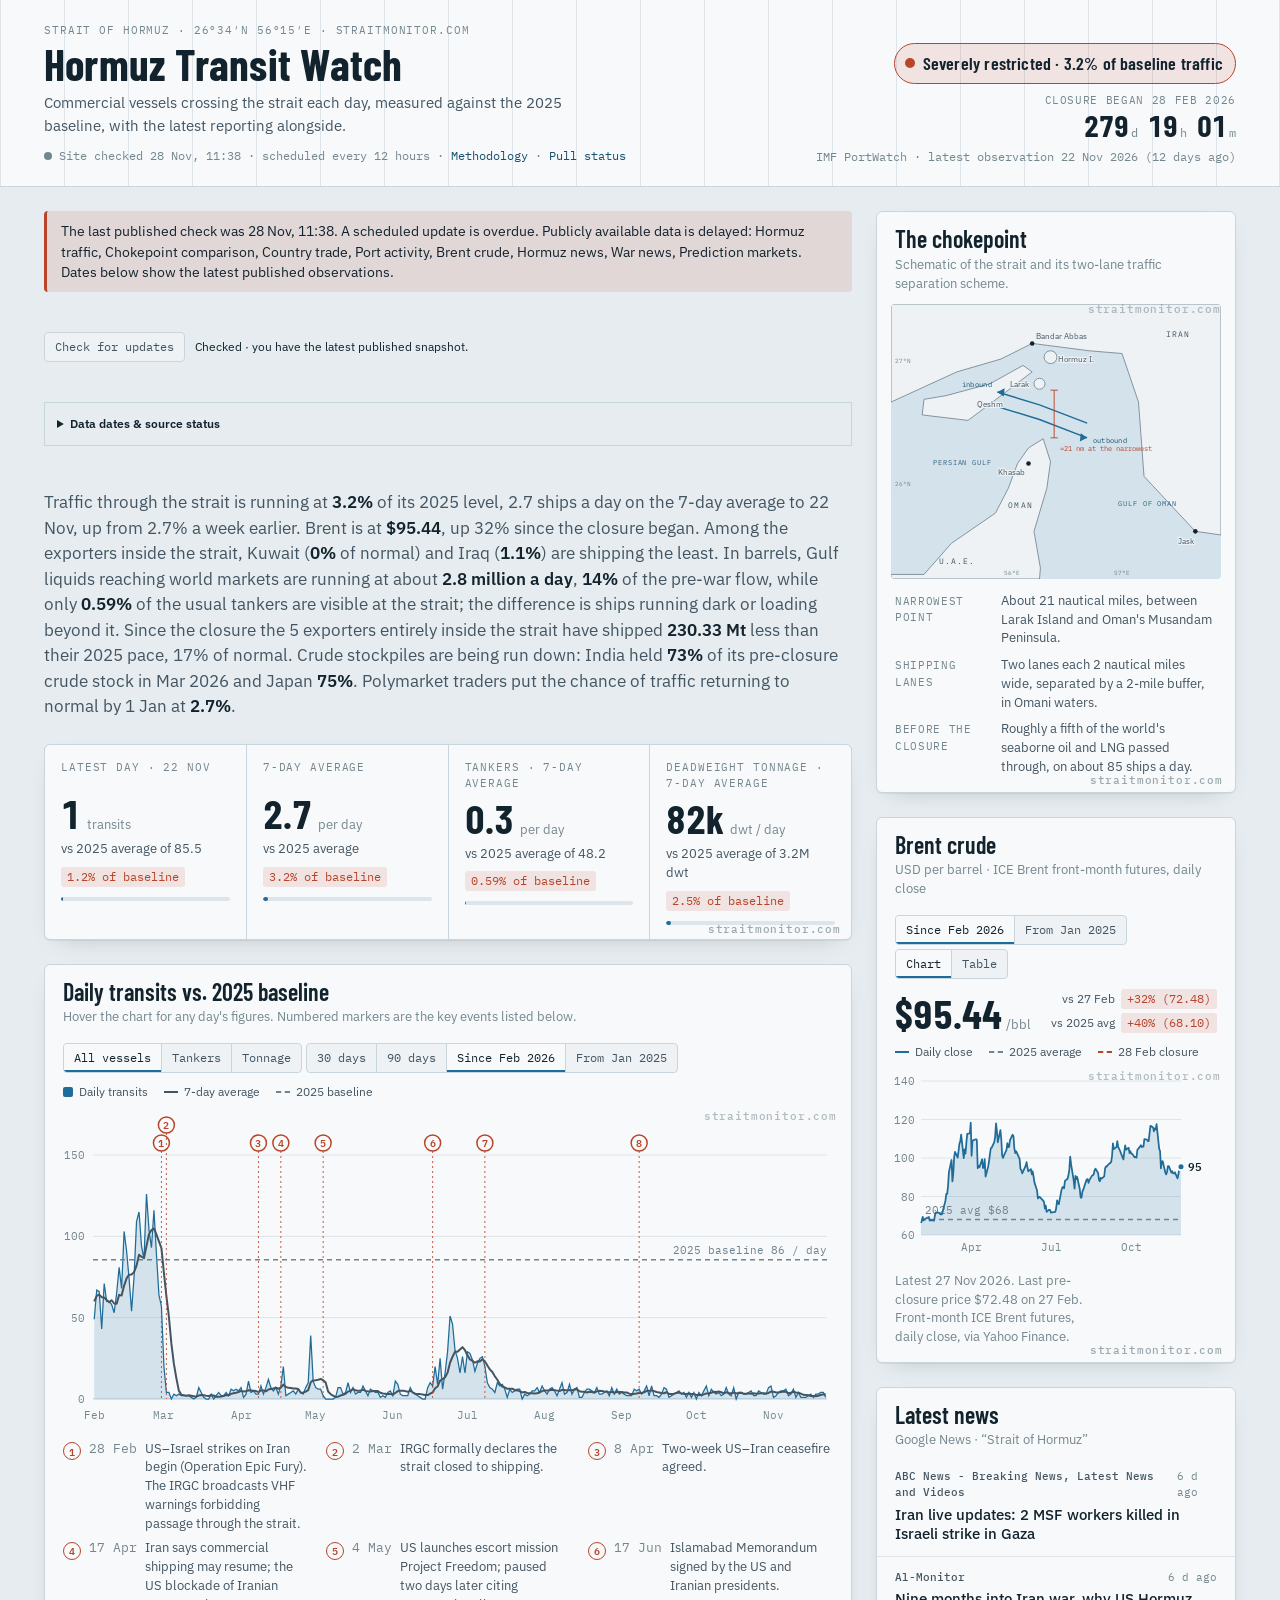
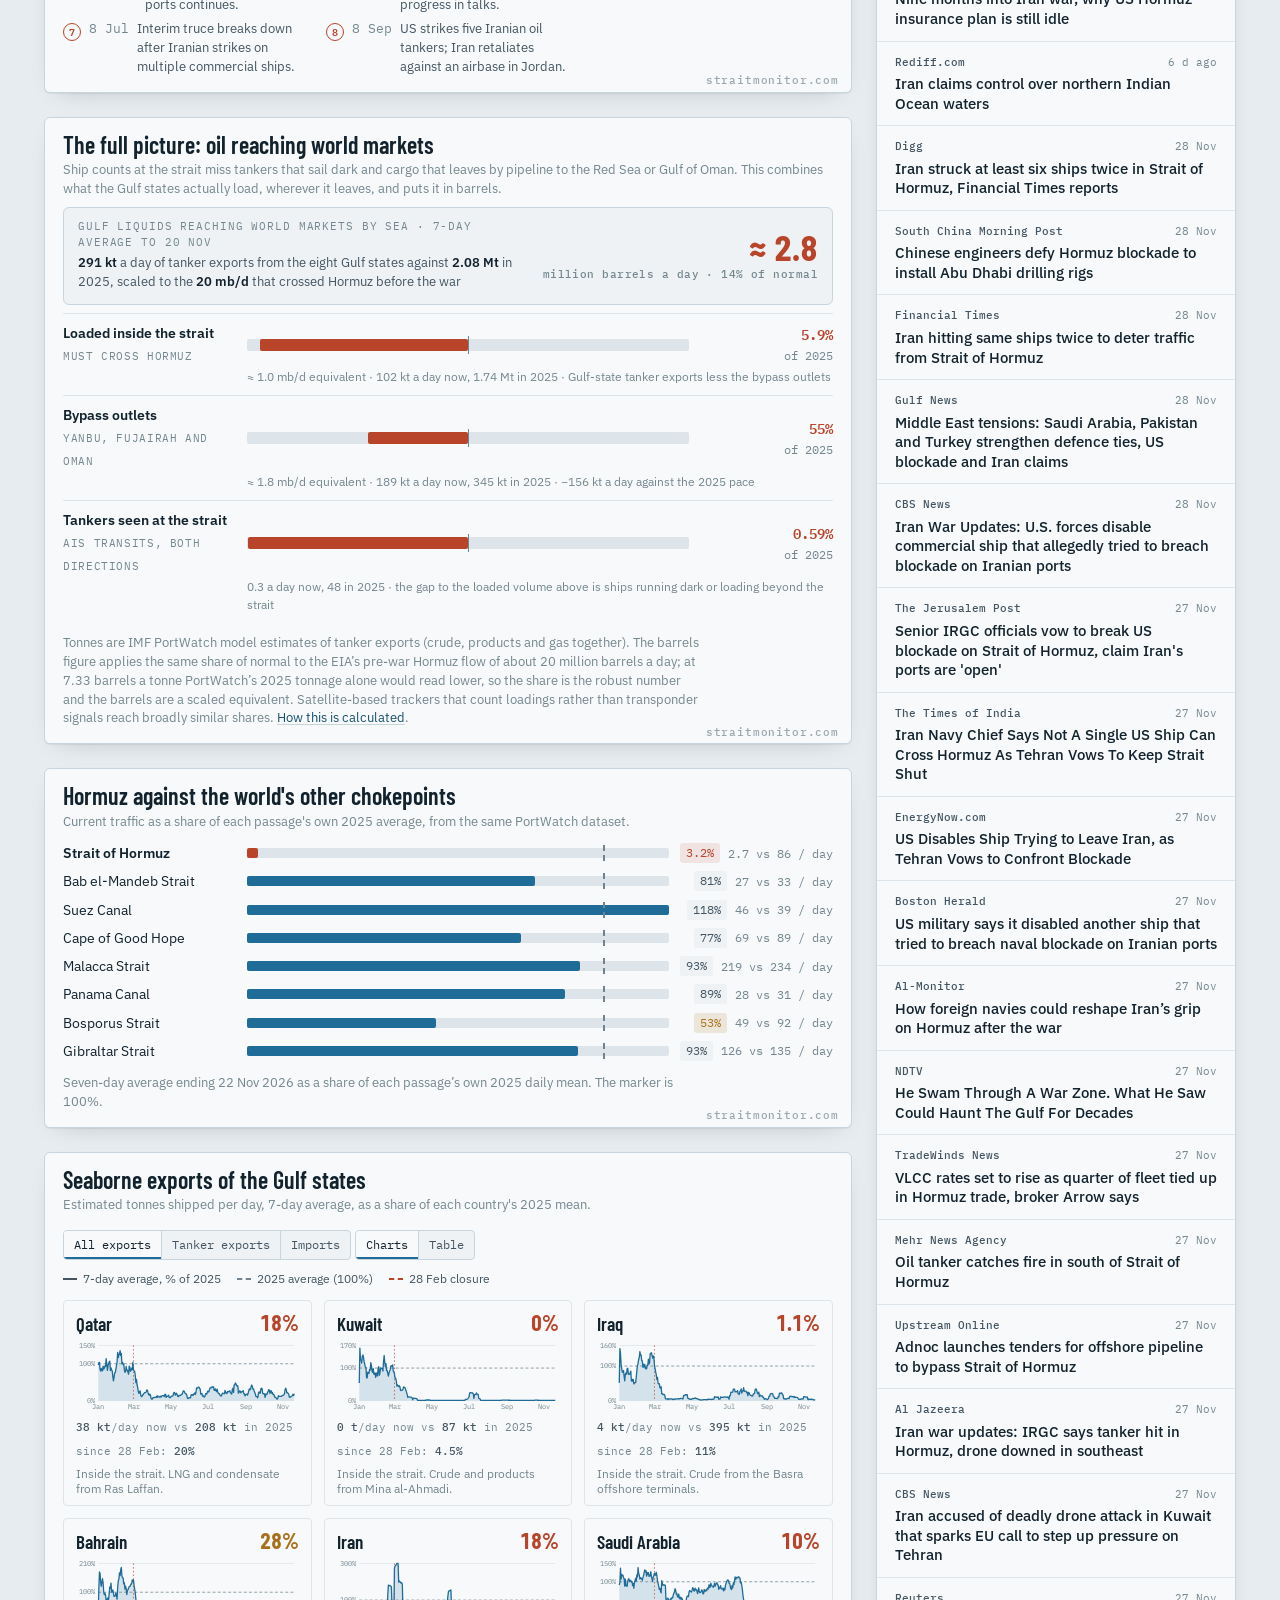
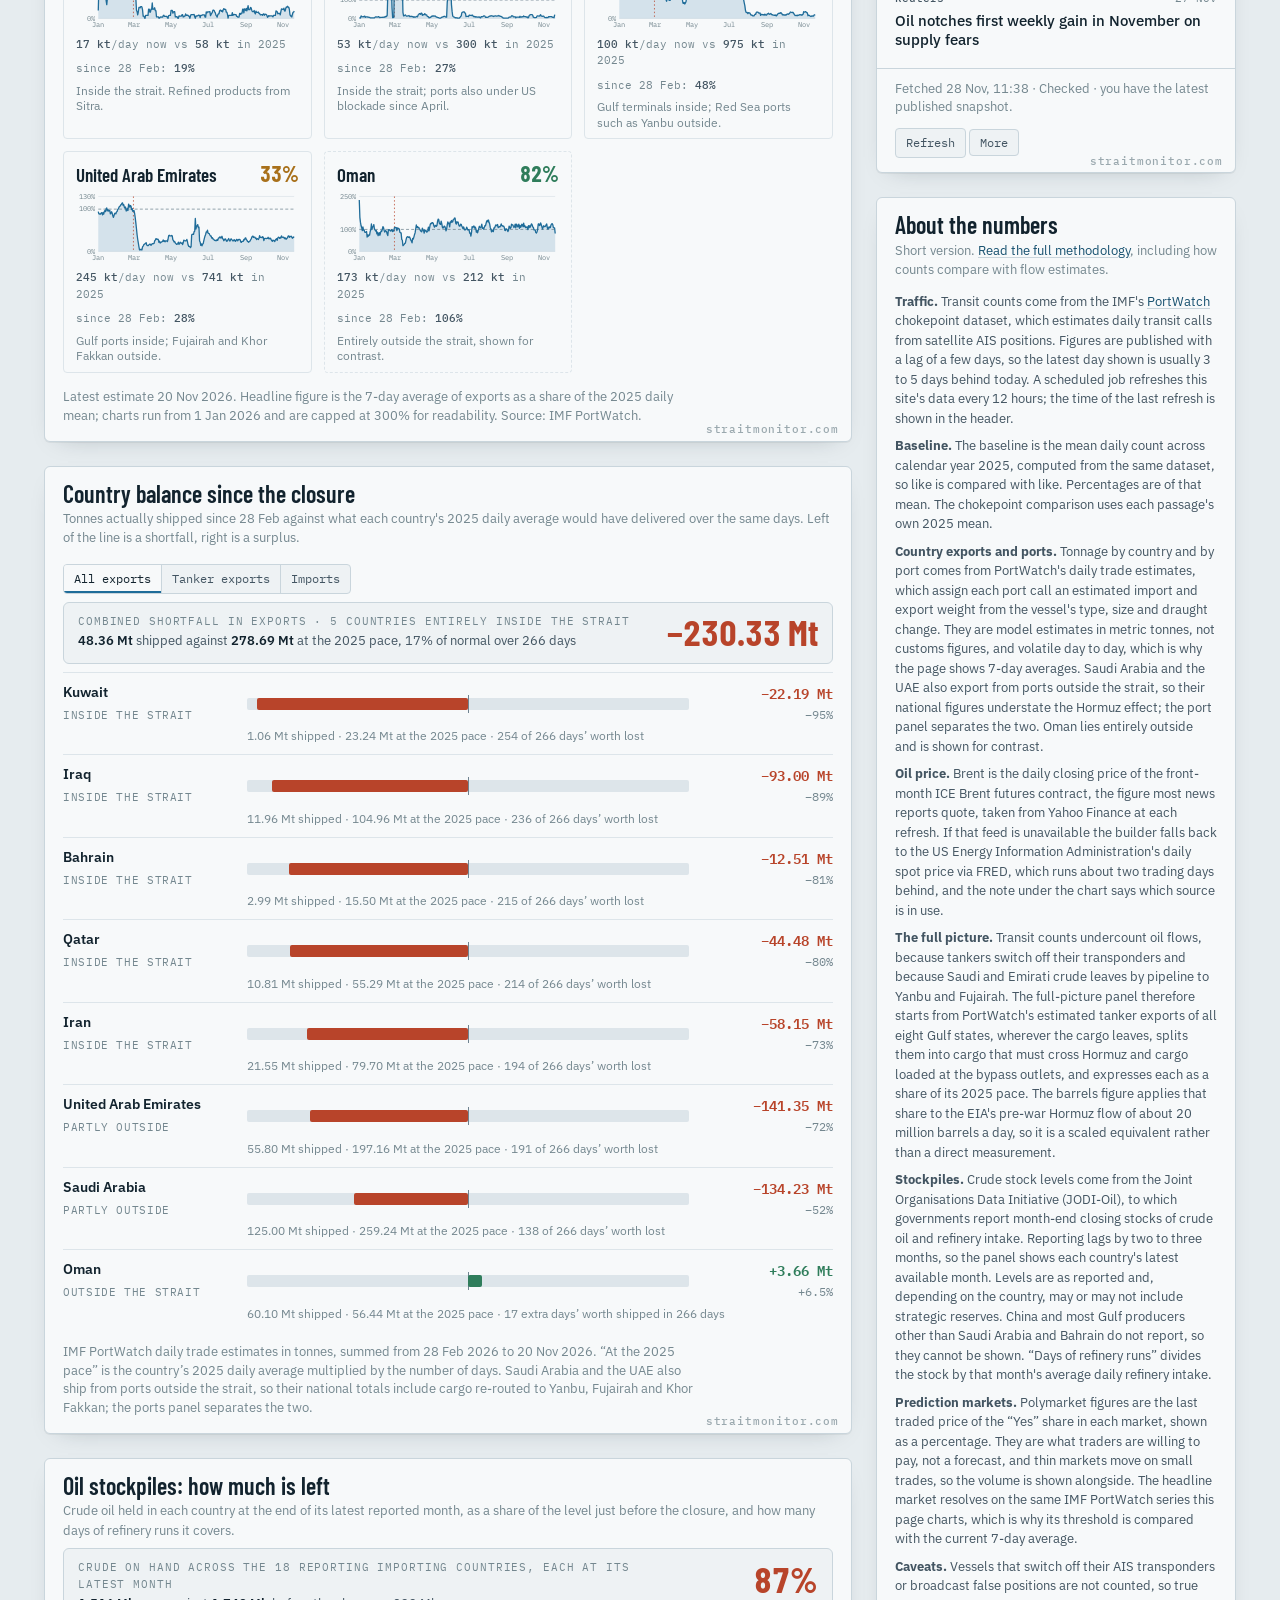
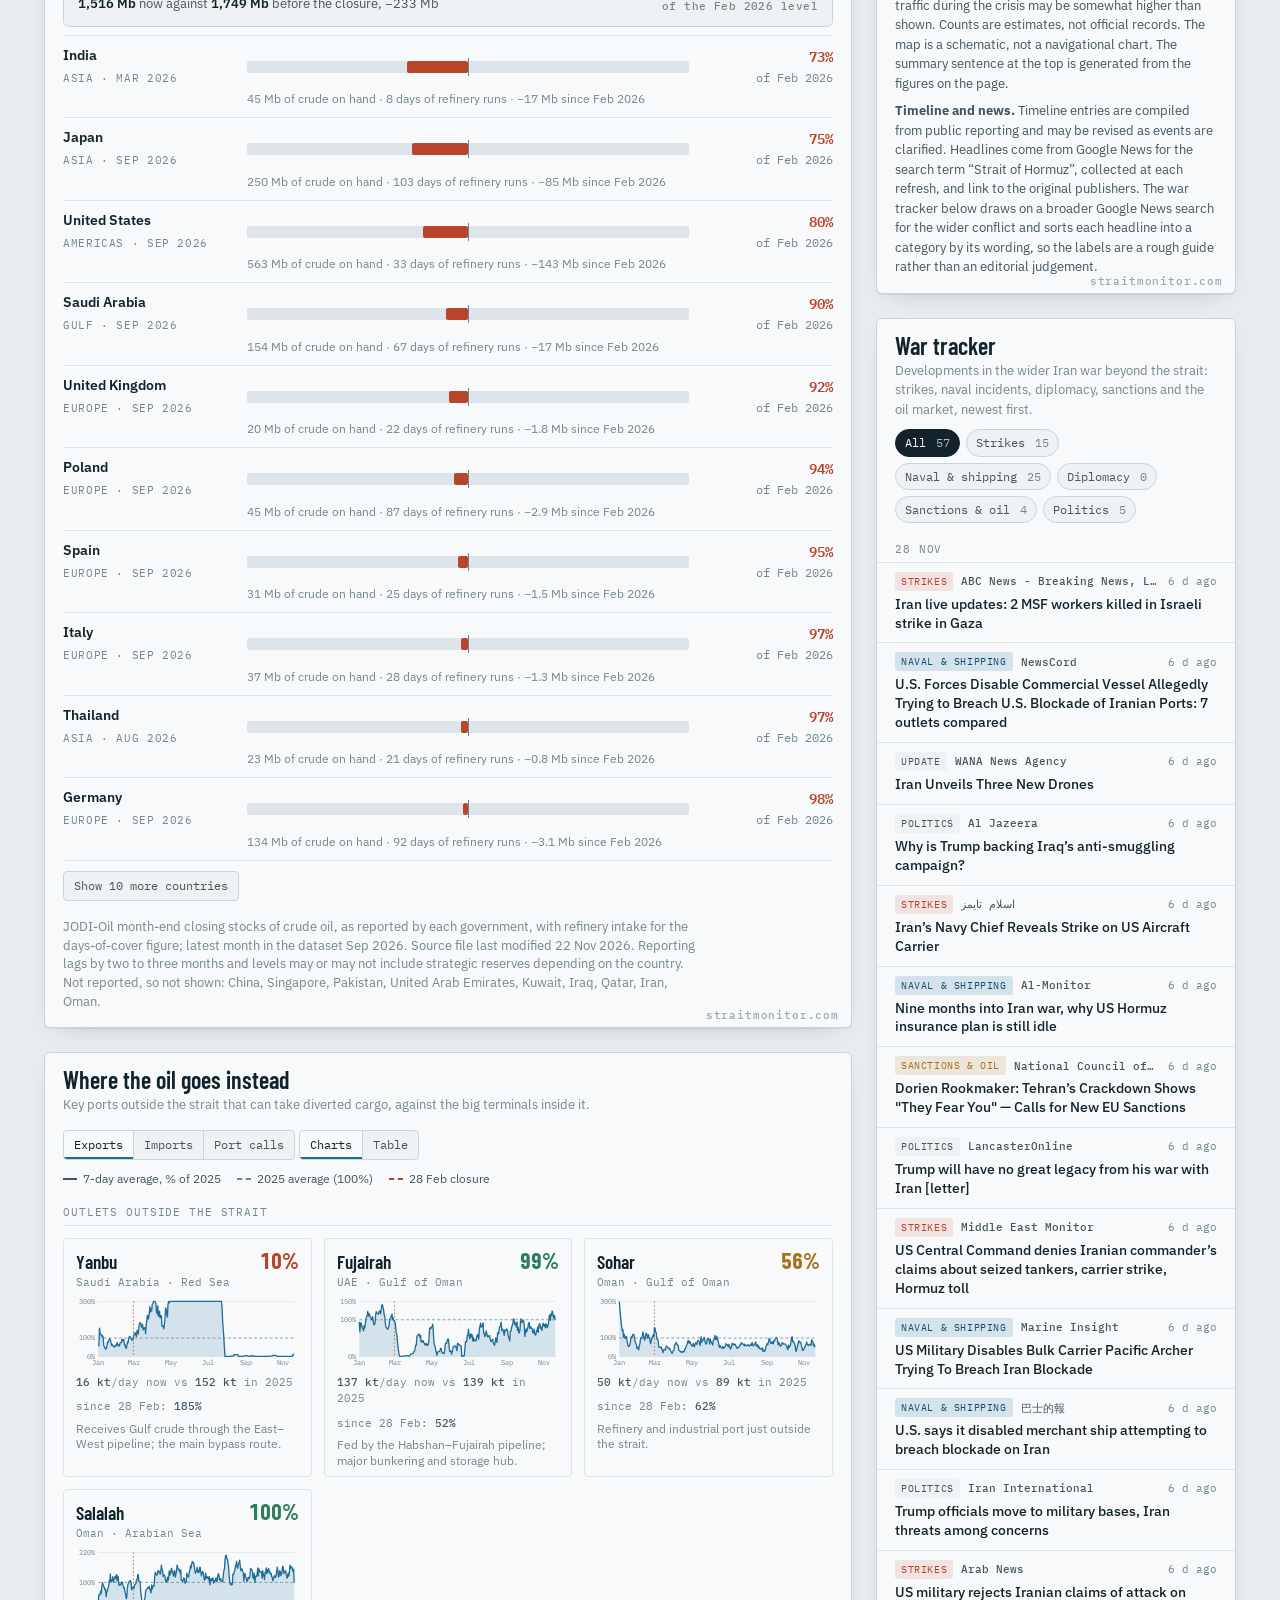
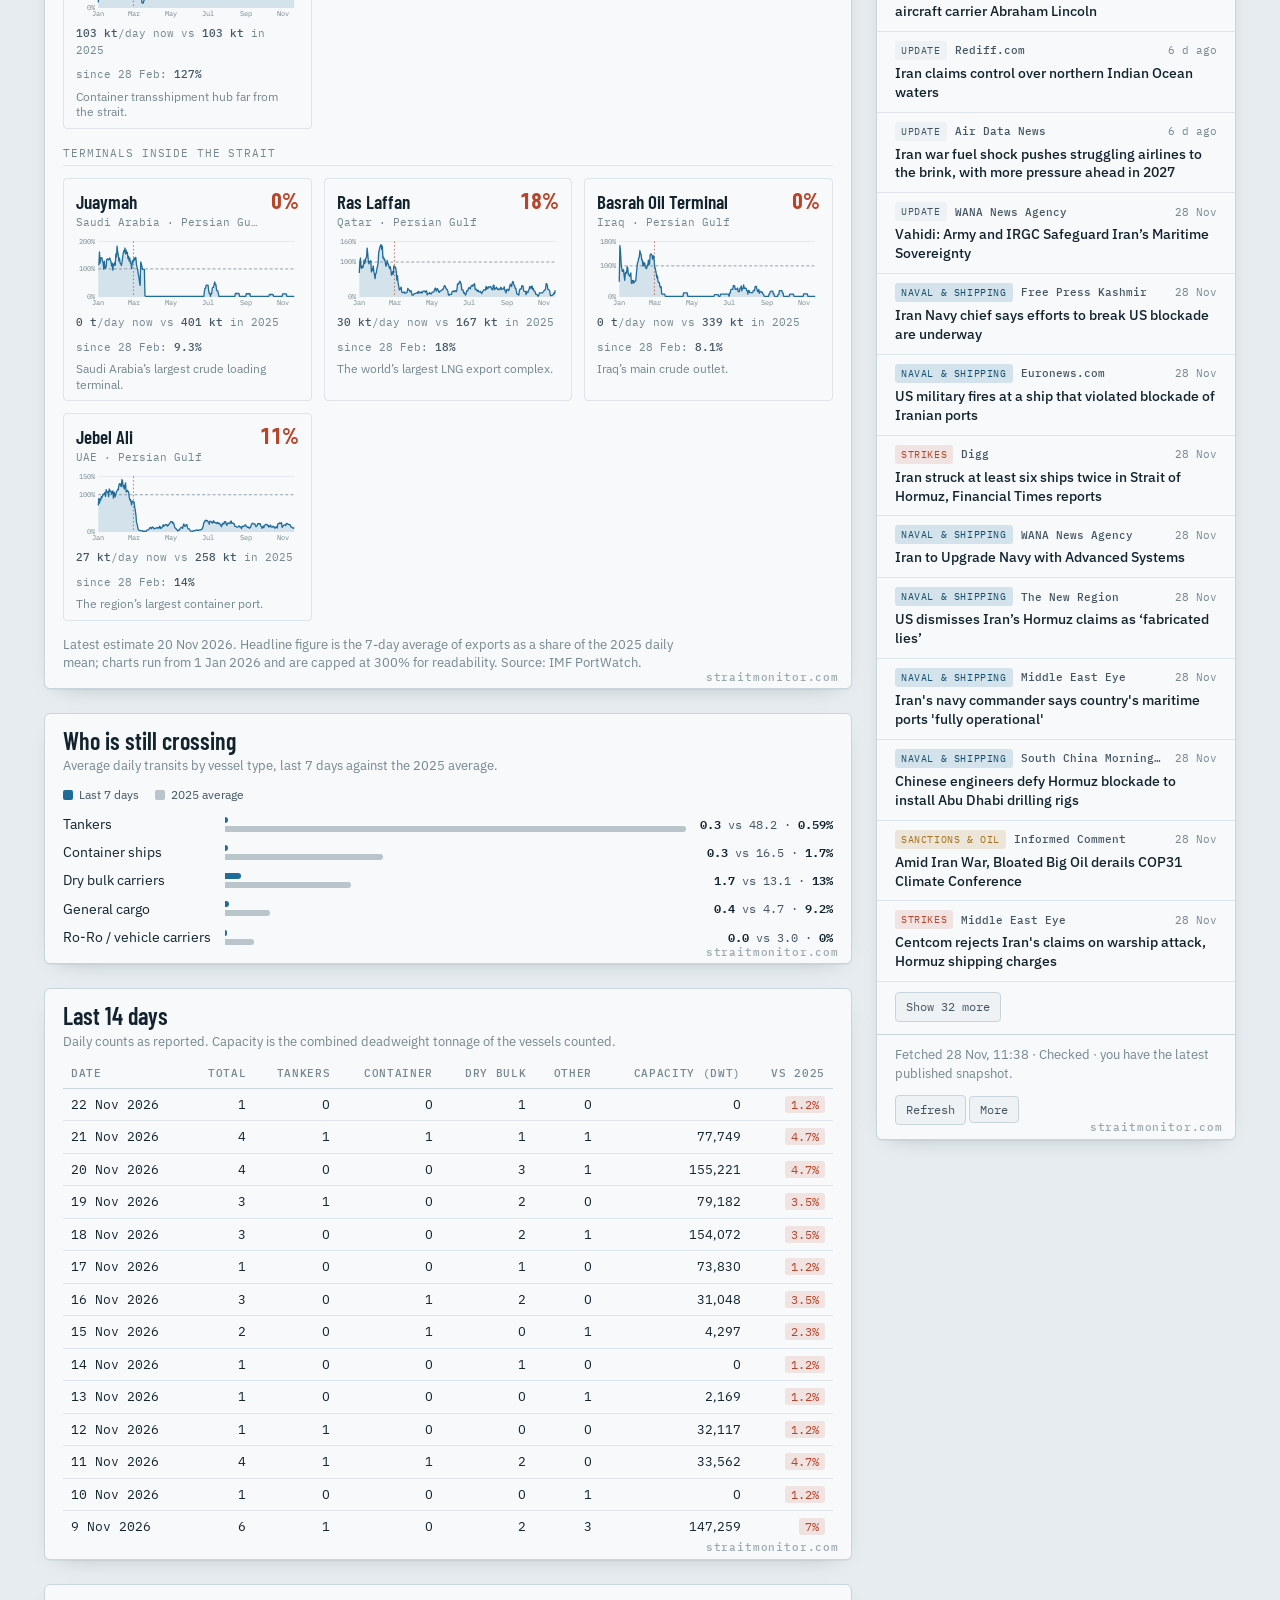
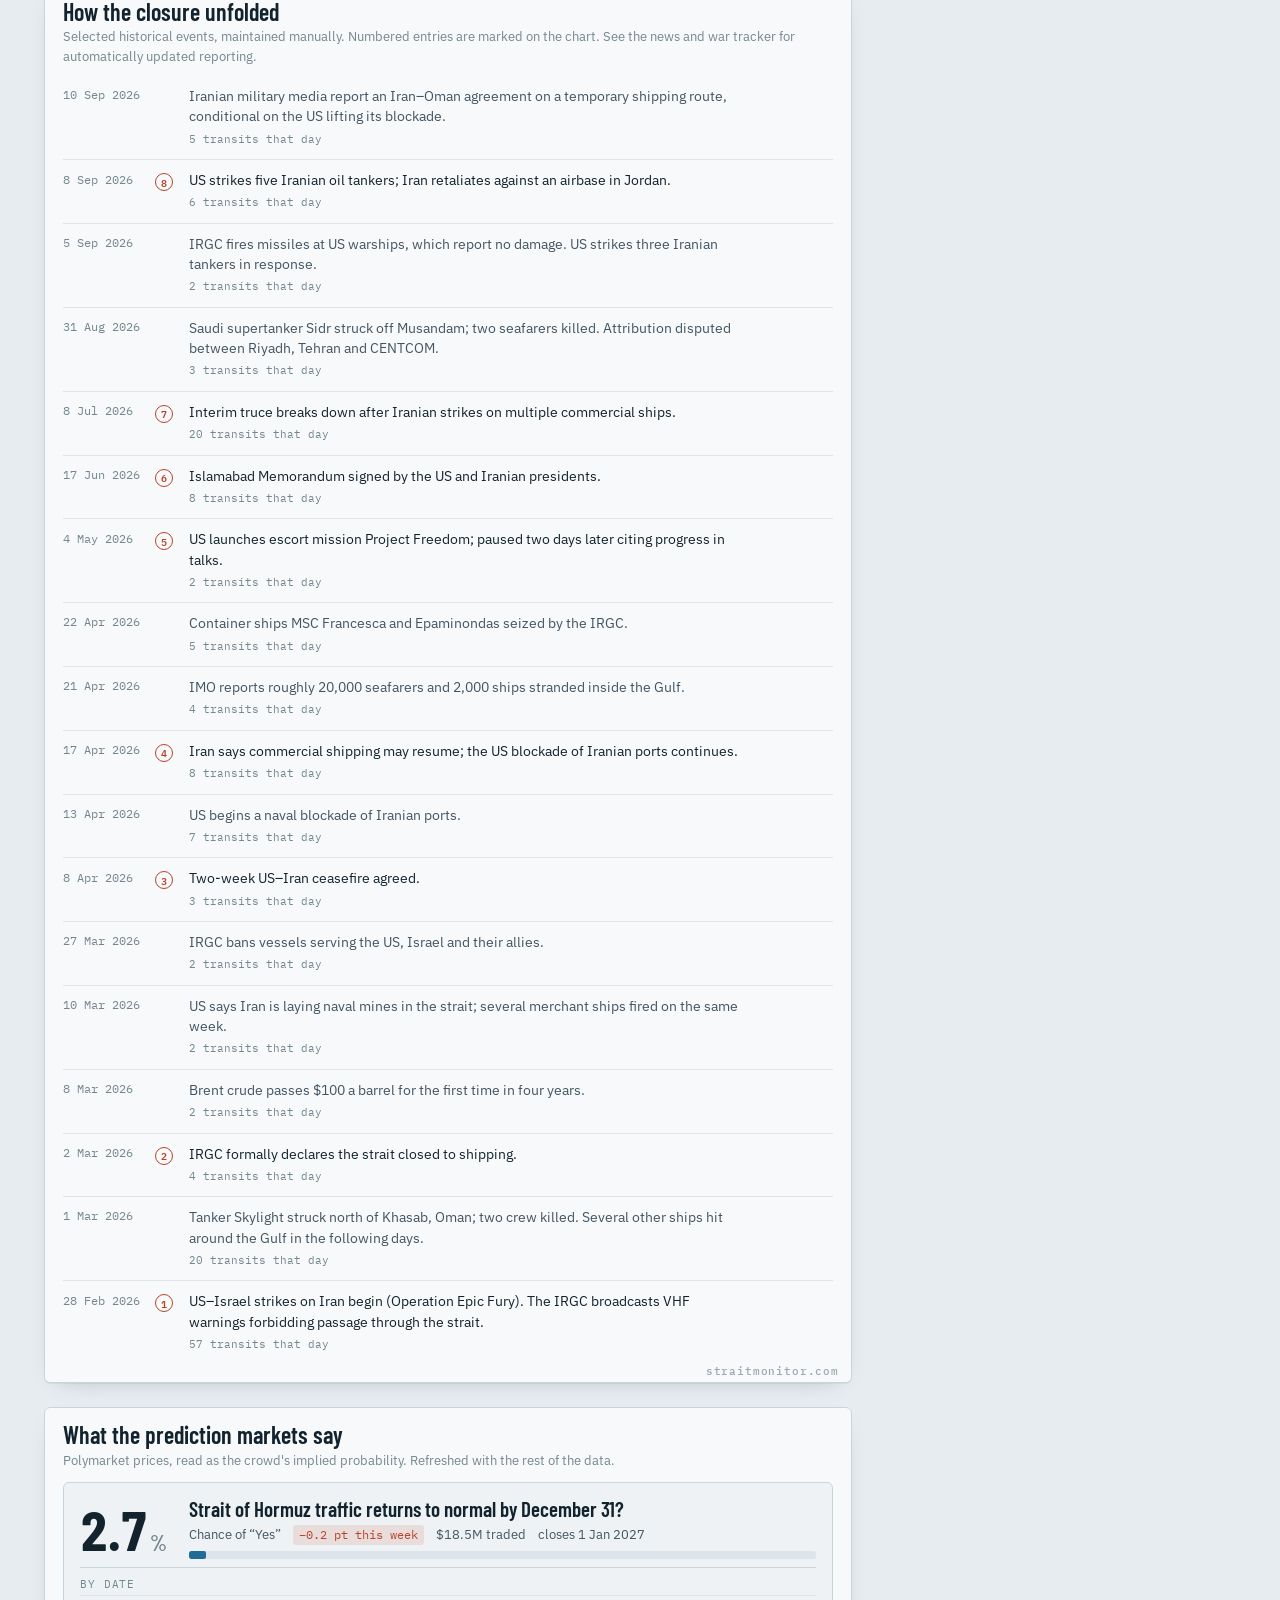
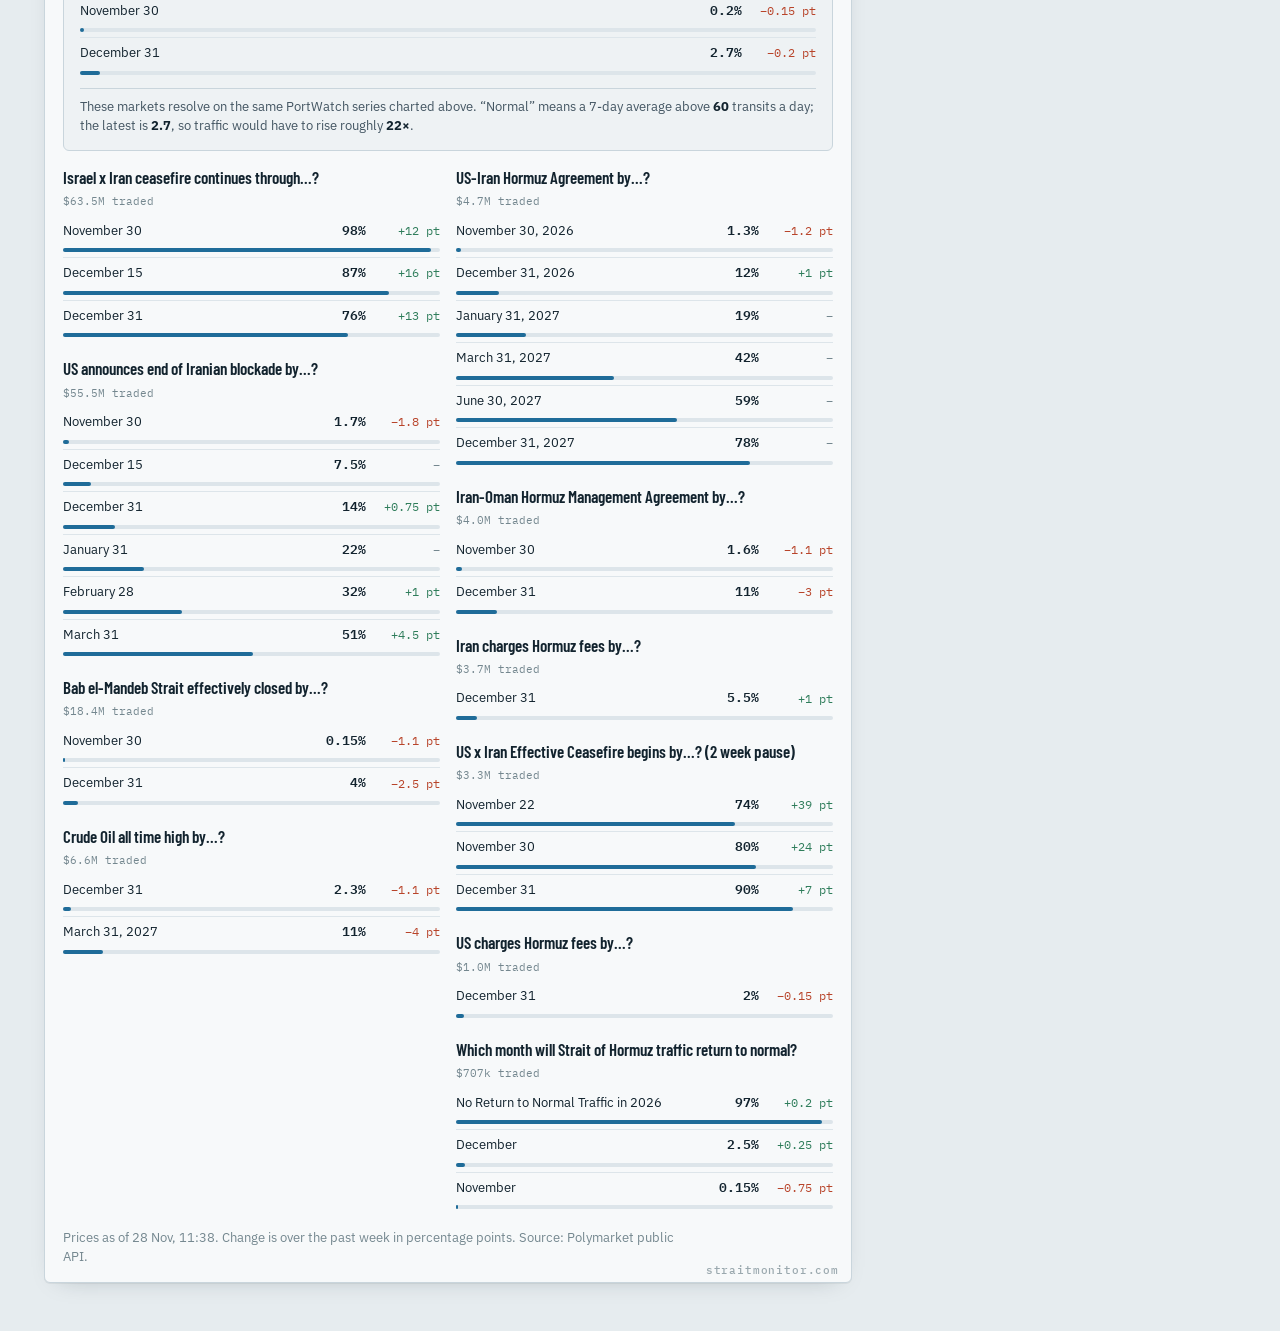
<file: index.html>
<!DOCTYPE html>
<html lang="en">
<head>
  <meta charset="utf-8">
  <meta name="viewport" content="width=device-width, initial-scale=1">
  <!-- Google tag (gtag.js) -->
  <script async src="https://www.googletagmanager.com/gtag/js?id=G-4L4W1HVJ27"></script>
  <script>
    window.dataLayer = window.dataLayer || [];
    function gtag(){dataLayer.push(arguments);}
    gtag('js', new Date());

    gtag('config', 'G-4L4W1HVJ27');
  </script>
  <title>Hormuz Transit Watch</title>
  <meta name="description" content="Live tracker for the Strait of Hormuz closure: daily ship transits against the 2025 baseline, oil reaching world markets in barrels, each Gulf state's export shortfall, crude stockpiles by country, Brent, prediction markets, a timeline, the news and a war tracker. Updated every 12 hours.">
  <link rel="canonical" href="https://straitmonitor.com/">
  <link rel="icon" href="favicon.ico" sizes="16x16 32x32 48x48">
  <link rel="icon" type="image/svg+xml" href="favicon.svg">
  <link rel="apple-touch-icon" href="apple-touch-icon.png">
  <link rel="manifest" href="site.webmanifest">
  <meta name="theme-color" content="#0c1820">
  <meta property="og:url" content="https://straitmonitor.com/">
  <meta property="og:type" content="website">
  <meta property="og:title" content="Hormuz Transit Watch">
  <meta property="og:description" content="Daily ship transits, oil reaching world markets in barrels, each Gulf state's export shortfall, crude stockpiles, Brent and a crisis timeline. Updated every 12 hours.">
  <meta property="og:image" content="https://straitmonitor.com/og-image.png?v=202611281138">
  <meta property="og:image:width" content="1200">
  <meta property="og:image:height" content="630">
  <meta property="og:image:alt" content="Strait of Hormuz traffic at a few percent of its 2025 level, with a chart of daily transits collapsing after the 28 February 2026 closure.">
  <meta name="twitter:card" content="summary_large_image">
  <meta name="twitter:title" content="Hormuz Transit Watch">
  <meta name="twitter:description" content="Daily ship transits, oil reaching world markets in barrels, Gulf export shortfalls, crude stockpiles, Brent and a crisis timeline. Updated every 12 hours.">
  <meta name="twitter:image" content="https://straitmonitor.com/og-image.png?v=202611281138">
  <meta name="twitter:image:alt" content="Strait of Hormuz traffic at a few percent of its 2025 level, with a chart of daily transits collapsing after the 28 February 2026 closure.">
  <link rel="preconnect" href="https://fonts.googleapis.com">
  <link rel="preconnect" href="https://fonts.gstatic.com" crossorigin>
  <link rel="stylesheet" href="https://fonts.googleapis.com/css2?family=Barlow+Condensed:wght@600;700&family=IBM+Plex+Sans:wght@400;500;600&family=IBM+Plex+Mono:wght@400;500;600&display=swap">
  <link rel="stylesheet" href="styles.css?v=9">
</head>
<body>

<header class="masthead">
  <div class="masthead-inner">
    <div class="brand">
      <div class="eyebrow">Strait of Hormuz · 26°34′N 56°15′E · straitmonitor.com</div>
      <h1>Hormuz Transit Watch</h1>
      <p>Commercial vessels crossing the strait each day, measured against the 2025 baseline, with the latest reporting alongside.</p>
      <div class="live"><span class="live-dot" id="live-dot" data-state="saved"></span><span id="live-text">Loading…</span><span class="live-sep">·</span><a class="meth-link" href="methodology.html">Methodology</a><span class="live-sep">·</span><a class="meth-link" href="status.html">Pull status</a></div>
    </div>
    <div class="status">
      <span class="status-pill" id="status-pill" data-level="">
        <span class="dot"></span>
        <span id="status-text">Loading traffic data…</span>
      </span>
      <div class="counter" aria-label="Time since the closure began on 28 February 2026">
        <span class="counter-label">Closure began 28 Feb 2026</span>
        <span class="counter-digits">
          <b id="counter-days" class="num">–</b><small>d</small>
          <b id="counter-hours" class="num">––</b><small>h</small>
          <b id="counter-mins" class="num">––</b><small>m</small>
        </span>
      </div>
      <div class="meta" id="status-meta">Source: IMF PortWatch</div>
    </div>
  </div>
</header>

<main class="page">
  <div class="main">

    <div class="stale" id="stale-notice" role="status" hidden></div>
    <div class="data-refresh-controls">
      <button type="button" class="btn" id="data-refresh">Check for updates</button>
      <span id="refresh-status" role="status" aria-live="polite"></span>
    </div>
    <details class="source-status" id="source-status" hidden>
      <summary>Data dates &amp; source status</summary>
      <p>Checks run every 12 hours. Providers publish on their own schedules. Traffic and trade can lag by days; oil stockpiles are monthly and usually lag by months. Refresh loads the latest published snapshot.</p>
      <div class="source-status-scroll">
        <table>
          <thead><tr><th scope="col">Source</th><th scope="col">Data through</th><th scope="col">Status</th><th scope="col">Last successful fetch</th></tr></thead>
          <tbody id="source-status-list"></tbody>
        </table>
      </div>
    </details>

    <p class="summary" id="summary" aria-live="polite"></p>

    <section class="tiles" id="tiles" aria-label="Key figures">
      <div class="tile">
        <div class="eyebrow label" id="tile-latest-label">Latest day</div>
        <div class="value"><span class="num" id="tile-latest">–</span><small>transits</small></div>
        <div class="compare"><span id="tile-latest-cmp">vs 2025 average</span> <span class="delta" id="tile-latest-delta">–</span></div>
        <div class="meter" aria-hidden="true"><span id="tile-latest-meter" style="width:0%"></span></div>
      </div>
      <div class="tile">
        <div class="eyebrow label">7-day average</div>
        <div class="value"><span class="num" id="tile-week">–</span><small>per day</small></div>
        <div class="compare"><span>vs 2025 average</span> <span class="delta" id="tile-week-delta">–</span></div>
        <div class="meter" aria-hidden="true"><span id="tile-week-meter" style="width:0%"></span></div>
      </div>
      <div class="tile">
        <div class="eyebrow label">Tankers · 7-day average</div>
        <div class="value"><span class="num" id="tile-tanker">–</span><small>per day</small></div>
        <div class="compare"><span id="tile-tanker-cmp">vs 2025 average</span> <span class="delta" id="tile-tanker-delta">–</span></div>
        <div class="meter" aria-hidden="true"><span id="tile-tanker-meter" style="width:0%"></span></div>
      </div>
      <div class="tile">
        <div class="eyebrow label">Deadweight tonnage · 7-day average</div>
        <div class="value"><span class="num" id="tile-dwt">–</span><small>dwt / day</small></div>
        <div class="compare"><span id="tile-dwt-cmp">vs 2025 average</span> <span class="delta" id="tile-dwt-delta">–</span></div>
        <div class="meter" aria-hidden="true"><span id="tile-dwt-meter" style="width:0%"></span></div>
      </div>
    </section>

    <section class="panel" aria-labelledby="chart-title">
      <div class="panel-head">
        <div>
          <h2 id="chart-title">Daily transits vs. 2025 baseline</h2>
          <p class="sub">Hover the chart for any day's figures. Numbered markers are the key events listed below.</p>
        </div>
        <div class="controls">
          <div class="seg" id="metric-seg" role="group" aria-label="Measure">
            <button type="button" data-metric="total" aria-pressed="true">All vessels</button>
            <button type="button" data-metric="tanker" aria-pressed="false">Tankers</button>
            <button type="button" data-metric="capacity" aria-pressed="false">Tonnage</button>
          </div>
          <div class="seg" id="range-seg" role="group" aria-label="Date range">
            <button type="button" data-range="30" aria-pressed="false">30 days</button>
            <button type="button" data-range="90" aria-pressed="false">90 days</button>
            <button type="button" data-range="crisis" aria-pressed="true">Since Feb 2026</button>
            <button type="button" data-range="all" aria-pressed="false">From Jan 2025</button>
          </div>
        </div>
      </div>
      <div class="legend" aria-hidden="true">
        <span><i class="bar"></i> <span id="legend-daily">Daily transits</span></span>
        <span><i></i> 7-day average</span>
        <span><i class="dash"></i> 2025 baseline</span>
      </div>
      <div class="chart-wrap" id="chart">
        <div class="tooltip" id="tooltip" hidden></div>
      </div>
      <ol class="events" id="events" aria-label="Key events marked on the chart"></ol>
    </section>

    <section class="panel" aria-labelledby="fp-title">
      <div class="panel-head">
        <div>
          <h2 id="fp-title">The full picture: oil reaching world markets</h2>
          <p class="sub">Ship counts at the strait miss tankers that sail dark and cargo that leaves by pipeline to the Red Sea or Gulf of Oman. This combines what the Gulf states actually load, wherever it leaves, and puts it in barrels.</p>
        </div>
      </div>
      <div class="balance" id="fullpic"></div>
      <p class="foot-note" id="fullpic-note"></p>
    </section>

    <section class="panel" aria-labelledby="cp-title">
      <div class="panel-head">
        <div>
          <h2 id="cp-title">Hormuz against the world's other chokepoints</h2>
          <p class="sub">Current traffic as a share of each passage's own 2025 average, from the same PortWatch dataset.</p>
        </div>
      </div>
      <div class="chokepoints" id="chokepoints"></div>
      <p class="foot-note" id="chokepoints-note"></p>
    </section>

    <section class="panel" aria-labelledby="cty-title">
      <div class="panel-head">
        <div>
          <h2 id="cty-title">Seaborne exports of the Gulf states</h2>
          <p class="sub">Estimated tonnes shipped per day, 7-day average, as a share of each country's 2025 mean.</p>
        </div>
        <div class="controls">
          <div class="seg" id="cmetric-seg" role="group" aria-label="Trade measure">
            <button type="button" data-cmetric="export" aria-pressed="true">All exports</button>
            <button type="button" data-cmetric="export_tanker" aria-pressed="false">Tanker exports</button>
            <button type="button" data-cmetric="import" aria-pressed="false">Imports</button>
          </div>
          <div class="seg" id="countries-view" role="group" aria-label="View">
            <button type="button" data-view="chart" aria-pressed="true">Charts</button>
            <button type="button" data-view="table" aria-pressed="false">Table</button>
          </div>
        </div>
      </div>
      <div class="legend" aria-hidden="true">
        <span><i></i> 7-day average, % of 2025</span>
        <span><i class="dash"></i> 2025 average (100%)</span>
        <span><i class="dash red"></i> 28 Feb closure</span>
      </div>
      <div class="countries" id="countries">
        <div class="tooltip" id="cty-tooltip" hidden></div>
      </div>
      <p class="foot-note" id="countries-note"></p>
    </section>

    <section class="panel" aria-labelledby="bal-title">
      <div class="panel-head">
        <div>
          <h2 id="bal-title">Country balance since the closure</h2>
          <p class="sub">Tonnes actually shipped since 28 Feb against what each country's 2025 daily average would have delivered over the same days. Left of the line is a shortfall, right is a surplus.</p>
        </div>
        <div class="controls">
          <div class="seg" id="bmetric-seg" role="group" aria-label="Trade measure">
            <button type="button" data-bmetric="export" aria-pressed="true">All exports</button>
            <button type="button" data-bmetric="export_tanker" aria-pressed="false">Tanker exports</button>
            <button type="button" data-bmetric="import" aria-pressed="false">Imports</button>
          </div>
        </div>
      </div>
      <div class="balance" id="balance"></div>
      <p class="foot-note" id="balance-note"></p>
    </section>

    <section class="panel" aria-labelledby="stk-title">
      <div class="panel-head">
        <div>
          <h2 id="stk-title">Oil stockpiles: how much is left</h2>
          <p class="sub">Crude oil held in each country at the end of its latest reported month, as a share of the level just before the closure, and how many days of refinery runs it covers.</p>
        </div>
      </div>
      <div class="balance" id="stocks"></div>
      <p class="foot-note" id="stocks-note"></p>
    </section>

    <section class="panel" aria-labelledby="ports-title">
      <div class="panel-head">
        <div>
          <h2 id="ports-title">Where the oil goes instead</h2>
          <p class="sub">Key ports outside the strait that can take diverted cargo, against the big terminals inside it.</p>
        </div>
        <div class="controls">
          <div class="seg" id="pmetric-seg" role="group" aria-label="Port measure">
            <button type="button" data-pmetric="export" aria-pressed="true">Exports</button>
            <button type="button" data-pmetric="import" aria-pressed="false">Imports</button>
            <button type="button" data-pmetric="portcalls" aria-pressed="false">Port calls</button>
          </div>
          <div class="seg" id="ports-view" role="group" aria-label="View">
            <button type="button" data-view="chart" aria-pressed="true">Charts</button>
            <button type="button" data-view="table" aria-pressed="false">Table</button>
          </div>
        </div>
      </div>
      <div class="legend" aria-hidden="true">
        <span><i></i> 7-day average, % of 2025</span>
        <span><i class="dash"></i> 2025 average (100%)</span>
        <span><i class="dash red"></i> 28 Feb closure</span>
      </div>
      <div class="countries" id="ports">
        <div class="tooltip" id="port-tooltip" hidden></div>
      </div>
      <p class="foot-note" id="ports-note"></p>
    </section>

    <section class="panel" aria-labelledby="mix-title">
      <div class="panel-head">
        <div>
          <h2 id="mix-title">Who is still crossing</h2>
          <p class="sub">Average daily transits by vessel type, last 7 days against the 2025 average.</p>
        </div>
      </div>
      <div class="legend" aria-hidden="true">
        <span><i class="bar"></i> Last 7 days</span>
        <span><i class="bar base"></i> 2025 average</span>
      </div>
      <div class="mix" id="mix"></div>
    </section>

    <section class="panel" aria-labelledby="table-title">
      <div class="panel-head">
        <div>
          <h2 id="table-title">Last 14 days</h2>
          <p class="sub">Daily counts as reported. Capacity is the combined deadweight tonnage of the vessels counted.</p>
        </div>
      </div>
      <div class="table-wrap">
        <table id="table">
          <thead>
            <tr>
              <th>Date</th>
              <th>Total</th>
              <th>Tankers</th>
              <th>Container</th>
              <th>Dry bulk</th>
              <th>Other</th>
              <th>Capacity (dwt)</th>
              <th>vs 2025</th>
            </tr>
          </thead>
          <tbody></tbody>
        </table>
      </div>
    </section>

    <section class="panel" aria-labelledby="tl-title">
      <div class="panel-head">
        <div>
          <h2 id="tl-title">How the closure unfolded</h2>
          <p class="sub">Selected historical events, maintained manually. Numbered entries are marked on the chart. See the news and war tracker for automatically updated reporting.</p>
        </div>
      </div>
      <ol class="timeline" id="timeline"></ol>
    </section>

    <section class="panel" aria-labelledby="pm-title">
      <div class="panel-head">
        <div>
          <h2 id="pm-title">What the prediction markets say</h2>
          <p class="sub">Polymarket prices, read as the crowd's implied probability. Refreshed with the rest of the data.</p>
        </div>
      </div>
      <div class="pm" id="pm"></div>
      <p class="foot-note" id="pm-note"></p>
    </section>

  </div>

  <aside class="aside">
    <section class="panel map-panel" aria-labelledby="map-title">
      <div class="panel-head">
        <div>
          <h2 id="map-title">The chokepoint</h2>
          <p class="sub">Schematic of the strait and its two-lane traffic separation scheme.</p>
        </div>
      </div>
      <div class="map">
        <svg viewBox="0 0 360 300" role="img" aria-label="Schematic map of the Strait of Hormuz between Iran to the north and the Musandam Peninsula of Oman to the south, with inbound and outbound shipping lanes">
          <defs>
            <pattern id="sea-grid" width="120" height="134" patternUnits="userSpaceOnUse" x="0" y="67">
              <path d="M120,0 L0,0 0,134" fill="none" class="graticule"></path>
            </pattern>
          </defs>
          <rect class="sea" x="0" y="0" width="360" height="300"></rect>
          <rect x="0" y="0" width="360" height="300" fill="url(#sea-grid)"></rect>
          <path class="land" d="M0,107 L72,74 L120,60 L154,43 L216,51 L252,54 L270,107 L276,188 L332,248 L360,252 L360,0 L0,0 Z"></path>
          <path class="land" d="M34,121 L84,127 L120,100 L154,74 L144,67 L108,87 L60,100 L36,104 Z"></path>
          <circle class="land" cx="174" cy="58" r="7"></circle>
          <circle class="land" cx="162" cy="87" r="6"></circle>
          <path class="land" d="M0,300 L0,295 L36,295 L66,261 L114,228 L128,201 L138,174 L150,157 L166,147 L174,172 L170,201 L156,248 L163,288 L162,300 Z"></path>
          <path class="lane" d="M214,130 L162,110 L116,96"></path>
          <path class="lane" d="M214,146 L162,126 L116,112"></path>
          <path class="lane-arrow" d="M116,96 L124,92 L123,101 Z"></path>
          <path class="lane-arrow" d="M214,146 L206,150 L207,141 Z"></path>
          <text class="lane-label" x="110" y="90" text-anchor="end">inbound</text>
          <text class="lane-label" x="220" y="152">outbound</text>
          <line class="dim" x1="178" y1="94" x2="178" y2="146"></line>
          <line class="dim" x1="174" y1="94" x2="182" y2="94"></line>
          <line class="dim" x1="174" y1="146" x2="182" y2="146"></line>
          <text class="dim-label" x="184" y="160">≈21 nm at the narrowest</text>
          <circle class="town" cx="154" cy="43" r="2.5"></circle>
          <text class="place" x="158" y="38">Bandar Abbas</text>
          <circle class="town" cx="150" cy="174" r="2.5"></circle>
          <text class="place" x="146" y="186" text-anchor="end">Khasab</text>
          <circle class="town" cx="332" cy="248" r="2.5"></circle>
          <text class="place" x="330" y="262" text-anchor="end">Jask</text>
          <text class="place" x="94" y="112">Qeshm</text>
          <text class="place" x="182" y="63">Hormuz I.</text>
          <text class="place" x="150" y="90" text-anchor="end">Larak</text>
          <text class="region" x="300" y="36">IRAN</text>
          <text class="region" x="128" y="222">OMAN</text>
          <text class="region" x="52" y="284">U.A.E.</text>
          <text class="water" x="46" y="176">PERSIAN GULF</text>
          <text class="water" x="248" y="220">GULF OF OMAN</text>
          <text class="grat" x="4" y="64">27°N</text>
          <text class="grat" x="4" y="198">26°N</text>
          <text class="grat" x="123" y="296">56°E</text>
          <text class="grat" x="243" y="296">57°E</text>
        </svg>
      </div>
      <dl class="facts">
        <div><dt>Narrowest point</dt><dd>About 21 nautical miles, between Larak Island and Oman's Musandam Peninsula.</dd></div>
        <div><dt>Shipping lanes</dt><dd>Two lanes each 2 nautical miles wide, separated by a 2-mile buffer, in Omani waters.</dd></div>
        <div><dt>Before the closure</dt><dd>Roughly a fifth of the world's seaborne oil and LNG passed through, on about 85 ships a day.</dd></div>
      </dl>
    </section>

    <section class="panel" aria-labelledby="brent-title">
      <div class="panel-head">
        <div>
          <h2 id="brent-title">Brent crude</h2>
          <p class="sub" id="brent-sub">US dollars per barrel</p>
        </div>
        <div class="controls">
          <div class="seg" id="brent-seg" role="group" aria-label="Brent date range">
            <button type="button" data-brange="crisis" aria-pressed="true">Since Feb 2026</button>
            <button type="button" data-brange="all" aria-pressed="false">From Jan 2025</button>
          </div>
          <div class="seg" id="brent-view" role="group" aria-label="View">
            <button type="button" data-view="chart" aria-pressed="true">Chart</button>
            <button type="button" data-view="table" aria-pressed="false">Table</button>
          </div>
        </div>
      </div>
      <div class="brent-head">
        <div class="brent-price"><span id="brent-price">–</span><small>/bbl</small></div>
        <div class="brent-deltas">
          <span>vs 27 Feb <span class="delta" id="brent-vs-prewar">–</span></span>
          <span>vs 2025 avg <span class="delta" id="brent-vs-2025">–</span></span>
        </div>
      </div>
      <div class="legend" aria-hidden="true">
        <span><i class="line"></i> Daily close</span>
        <span><i class="dash"></i> 2025 average</span>
        <span><i class="dash red"></i> 28 Feb closure</span>
      </div>
      <div class="chart-wrap brent-wrap" id="brent-chart">
        <div class="tooltip" id="brent-tooltip" hidden></div>
      </div>
      <p class="foot-note" id="brent-note"></p>
    </section>

    <section class="panel" aria-labelledby="news-title">
      <div class="panel-head">
        <div>
          <h2 id="news-title">Latest news</h2>
          <p class="sub" id="news-sub">Google News · “Strait of Hormuz”</p>
        </div>
      </div>
      <div class="notice" id="news-notice" hidden></div>
      <ul class="news-list" id="news"><li class="empty">Loading headlines…</li></ul>
      <div class="news-foot">
        <span id="news-updated">–</span>
        <span>
          <button type="button" class="btn" id="news-refresh">Refresh</button>
          <a class="btn" style="text-decoration:none" href="https://news.google.com/search?q=%22Strait%20of%20Hormuz%22&hl=en-US&gl=US&ceid=US:en" target="_blank" rel="noopener">More</a>
        </span>
      </div>
    </section>

    <section class="panel" aria-labelledby="notes-title">
      <div class="panel-head">
        <div><h2 id="notes-title">About the numbers</h2><p class="sub">Short version. <a href="methodology.html">Read the full methodology</a>, including how counts compare with flow estimates.</p></div>
      </div>
      <div class="notes">
        <p><strong>Traffic.</strong> Transit counts come from the IMF's <a href="https://portwatch.imf.org/" target="_blank" rel="noopener">PortWatch</a> chokepoint dataset, which estimates daily transit calls from satellite AIS positions. Figures are published with a lag of a few days, so the latest day shown is usually 3 to 5 days behind today. A scheduled job refreshes this site's data every 12 hours; the time of the last refresh is shown in the header.</p>
        <p><strong>Baseline.</strong> The baseline is the mean daily count across calendar year 2025, computed from the same dataset, so like is compared with like. Percentages are of that mean. The chokepoint comparison uses each passage's own 2025 mean.</p>
        <p><strong>Country exports and ports.</strong> Tonnage by country and by port comes from PortWatch's daily trade estimates, which assign each port call an estimated import and export weight from the vessel's type, size and draught change. They are model estimates in metric tonnes, not customs figures, and volatile day to day, which is why the page shows 7-day averages. Saudi Arabia and the UAE also export from ports outside the strait, so their national figures understate the Hormuz effect; the port panel separates the two. Oman lies entirely outside and is shown for contrast.</p>
        <p><strong>Oil price.</strong> Brent is the daily closing price of the front-month ICE Brent futures contract, the figure most news reports quote, taken from Yahoo Finance at each refresh. If that feed is unavailable the builder falls back to the US Energy Information Administration's daily spot price via FRED, which runs about two trading days behind, and the note under the chart says which source is in use.</p>
        <p><strong>The full picture.</strong> Transit counts undercount oil flows, because tankers switch off their transponders and because Saudi and Emirati crude leaves by pipeline to Yanbu and Fujairah. The full-picture panel therefore starts from PortWatch's estimated tanker exports of all eight Gulf states, wherever the cargo leaves, splits them into cargo that must cross Hormuz and cargo loaded at the bypass outlets, and expresses each as a share of its 2025 pace. The barrels figure applies that share to the EIA's pre-war Hormuz flow of about 20 million barrels a day, so it is a scaled equivalent rather than a direct measurement.</p>
        <p><strong>Stockpiles.</strong> Crude stock levels come from the Joint Organisations Data Initiative (JODI-Oil), to which governments report month-end closing stocks of crude oil and refinery intake. Reporting lags by two to three months, so the panel shows each country's latest available month. Levels are as reported and, depending on the country, may or may not include strategic reserves. China and most Gulf producers other than Saudi Arabia and Bahrain do not report, so they cannot be shown. “Days of refinery runs” divides the stock by that month's average daily refinery intake.</p>
        <p><strong>Prediction markets.</strong> Polymarket figures are the last traded price of the “Yes” share in each market, shown as a percentage. They are what traders are willing to pay, not a forecast, and thin markets move on small trades, so the volume is shown alongside. The headline market resolves on the same IMF PortWatch series this page charts, which is why its threshold is compared with the current 7-day average.</p>
        <p><strong>Caveats.</strong> Vessels that switch off their AIS transponders or broadcast false positions are not counted, so true traffic during the crisis may be somewhat higher than shown. Counts are estimates, not official records. The map is a schematic, not a navigational chart. The summary sentence at the top is generated from the figures on the page.</p>
        <p><strong>Timeline and news.</strong> Timeline entries are compiled from public reporting and may be revised as events are clarified. Headlines come from Google News for the search term “Strait of Hormuz”, collected at each refresh, and link to the original publishers. The war tracker below draws on a broader Google News search for the wider conflict and sorts each headline into a category by its wording, so the labels are a rough guide rather than an editorial judgement.</p>
      </div>
    </section>

    <section class="panel" aria-labelledby="war-title">
      <div class="panel-head">
        <div>
          <h2 id="war-title">War tracker</h2>
          <p class="sub">Developments in the wider Iran war beyond the strait: strikes, naval incidents, diplomacy, sanctions and the oil market, newest first.</p>
        </div>
      </div>
      <div class="chips" id="war-seg" role="group" aria-label="Filter developments">
        <button type="button" data-war="all" aria-pressed="true">All <i>–</i></button>
        <button type="button" data-war="strikes" aria-pressed="false">Strikes <i>–</i></button>
        <button type="button" data-war="naval" aria-pressed="false">Naval &amp; shipping <i>–</i></button>
        <button type="button" data-war="diplomacy" aria-pressed="false">Diplomacy <i>–</i></button>
        <button type="button" data-war="economy" aria-pressed="false">Sanctions &amp; oil <i>–</i></button>
        <button type="button" data-war="politics" aria-pressed="false">Politics <i>–</i></button>
      </div>
      <div class="notice" id="war-notice" hidden></div>
      <ol class="war-list" id="war"><li class="empty">Loading developments…</li></ol>
      <div class="news-foot">
        <span id="war-updated">–</span>
        <span>
          <button type="button" class="btn" id="war-refresh">Refresh</button>
          <a class="btn" style="text-decoration:none" href="https://news.google.com/search?q=Iran+(war+OR+strike+OR+strikes+OR+missile+OR+missiles+OR+ceasefire+OR+IRGC+OR+blockade+OR+drone+OR+navy+OR+CENTCOM+OR+sanctions)&amp;hl=en-US&amp;gl=US&amp;ceid=US:en" target="_blank" rel="noopener">More</a>
        </span>
      </div>
    </section>

  </aside>
</main>

<script src="data/events.js?v=202611281138"></script>
<script src="data/snapshot.js?v=202611281138"></script>
<script src="data-status.js?v=2"></script>
<script src="app.js?v=10"></script>
</body>
</html>
</file>
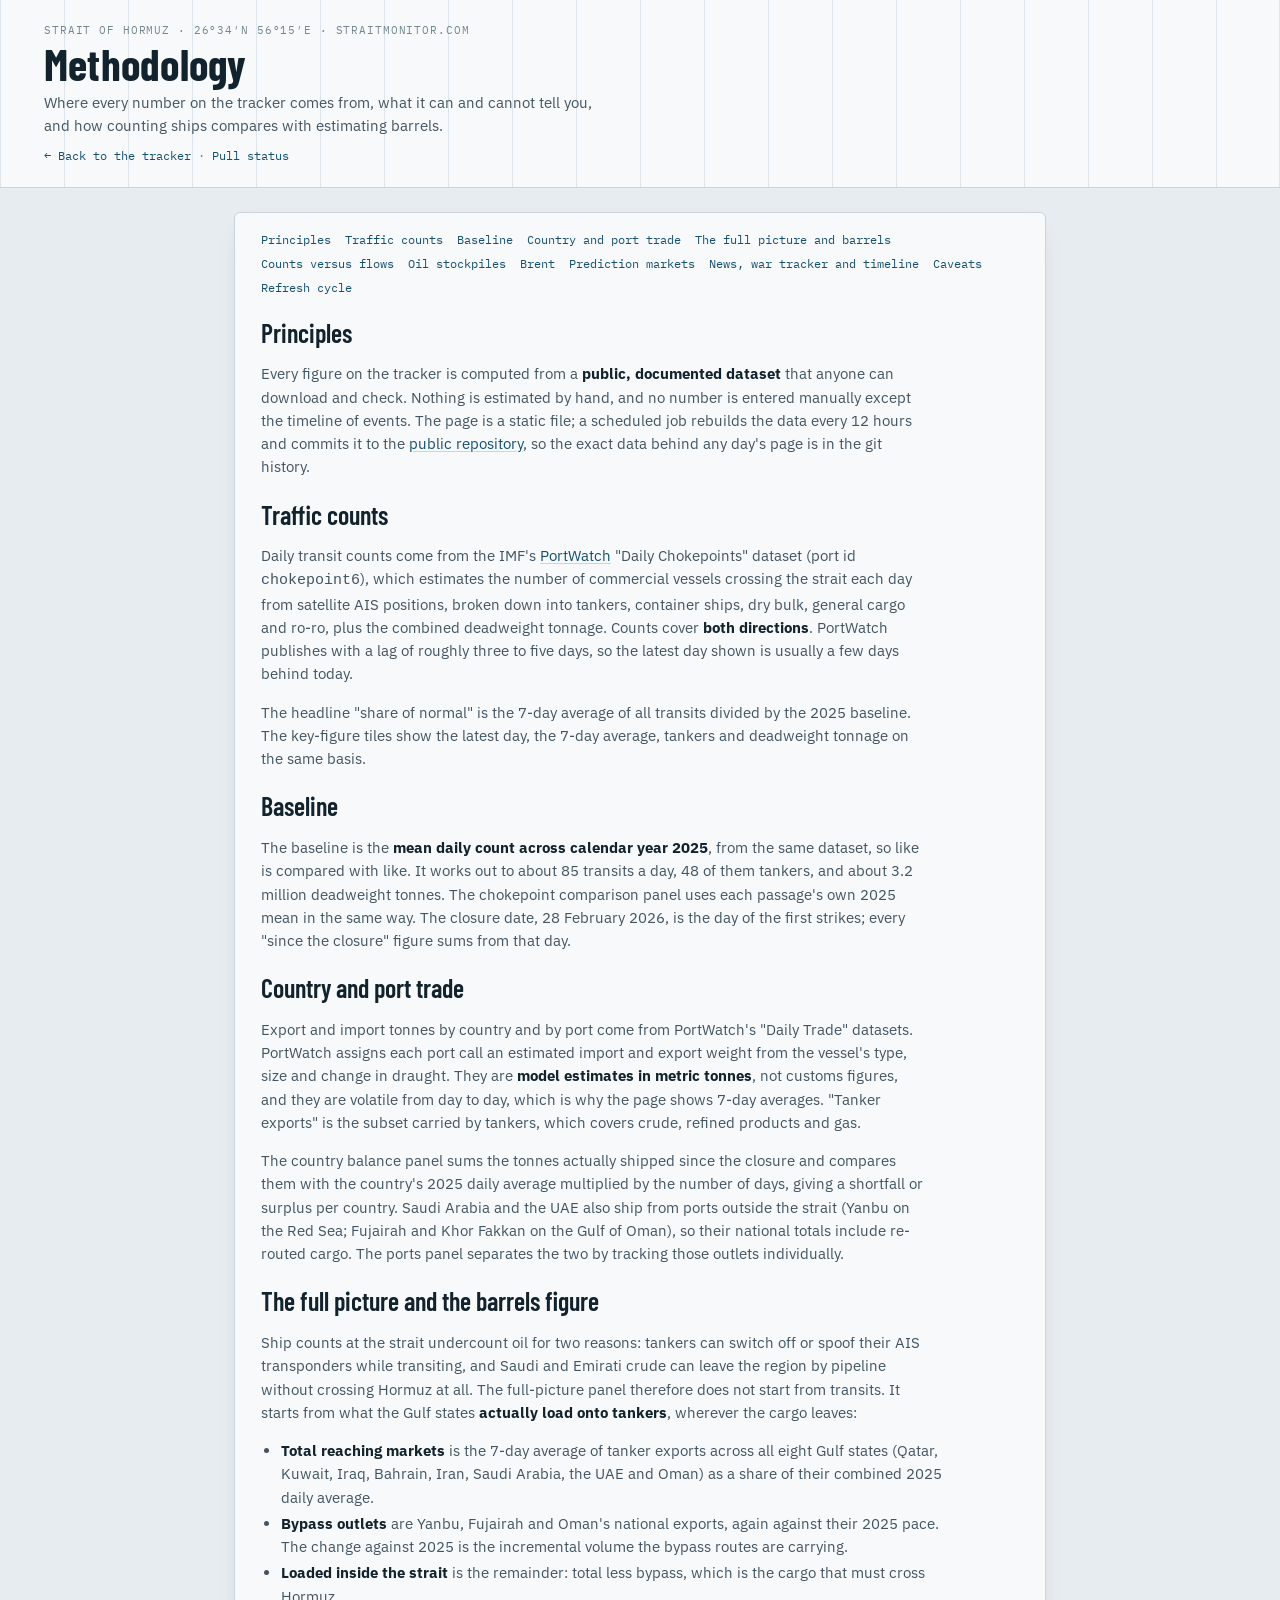
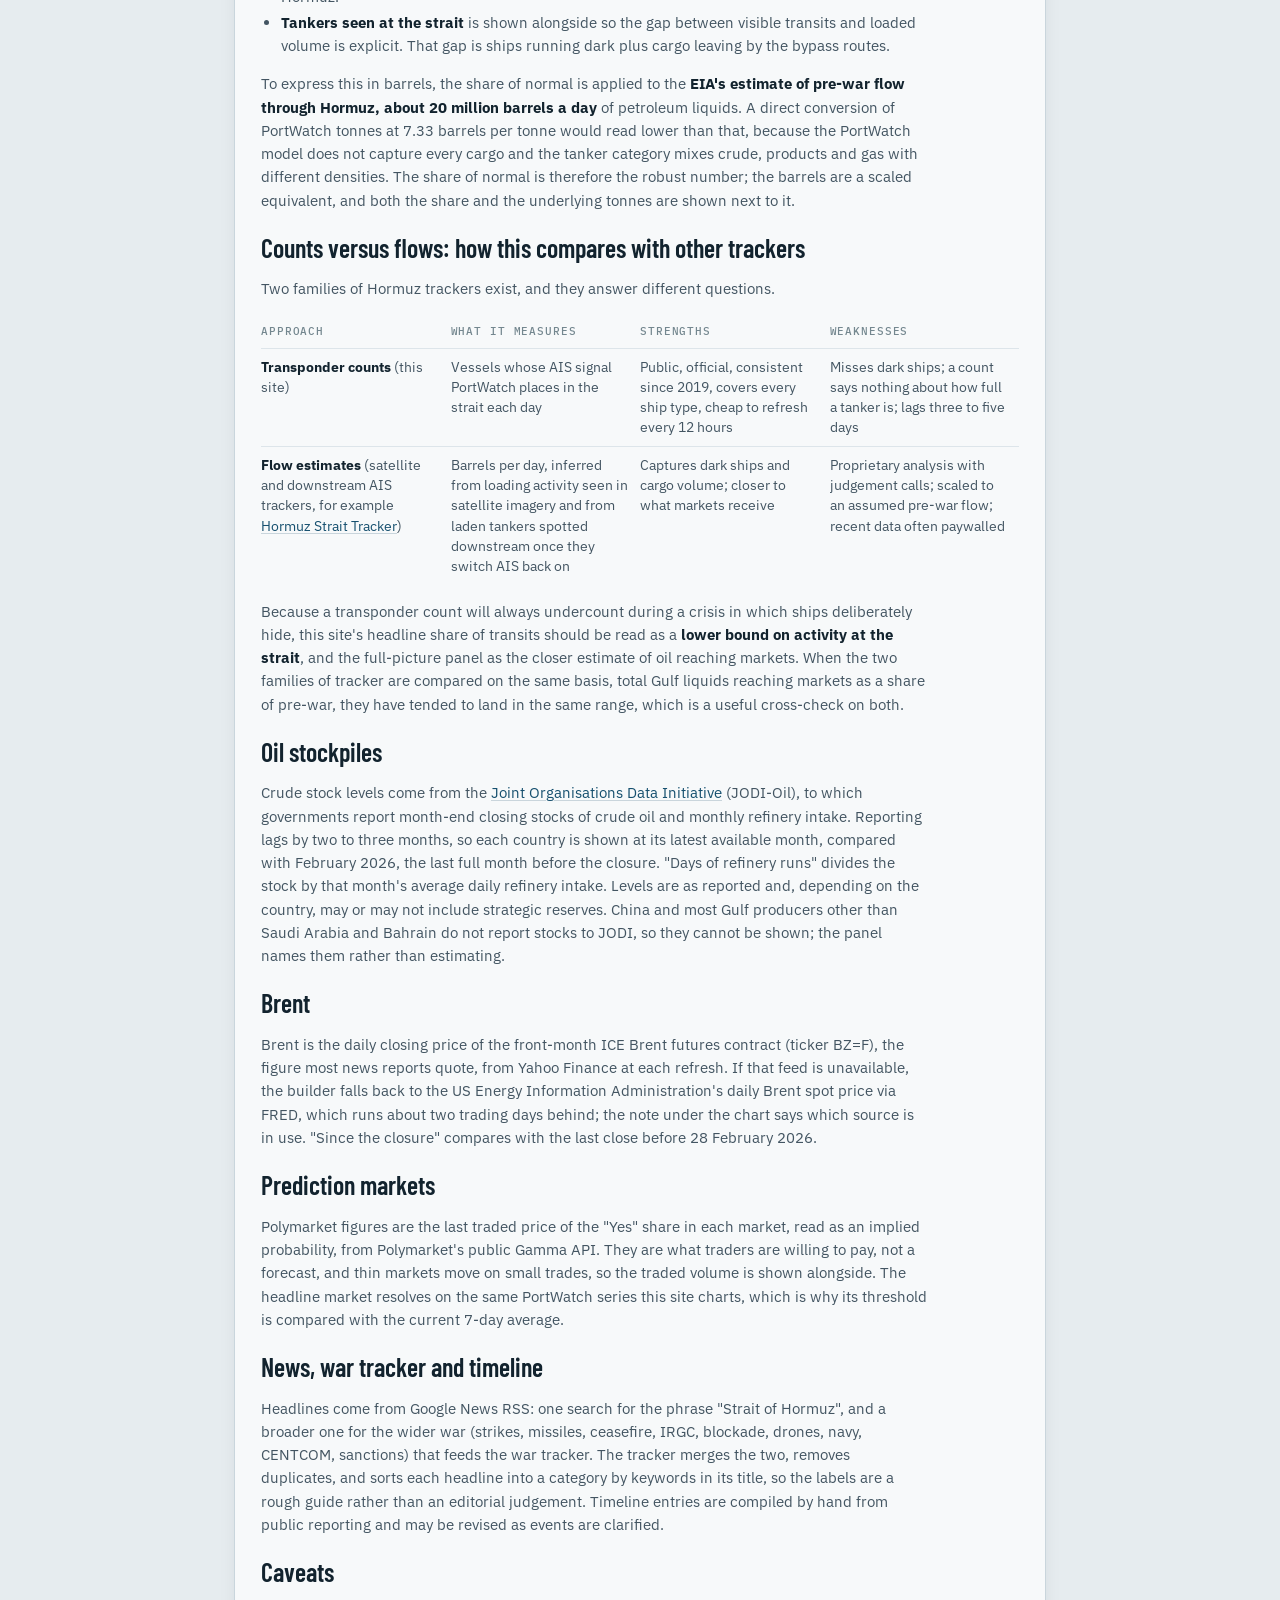
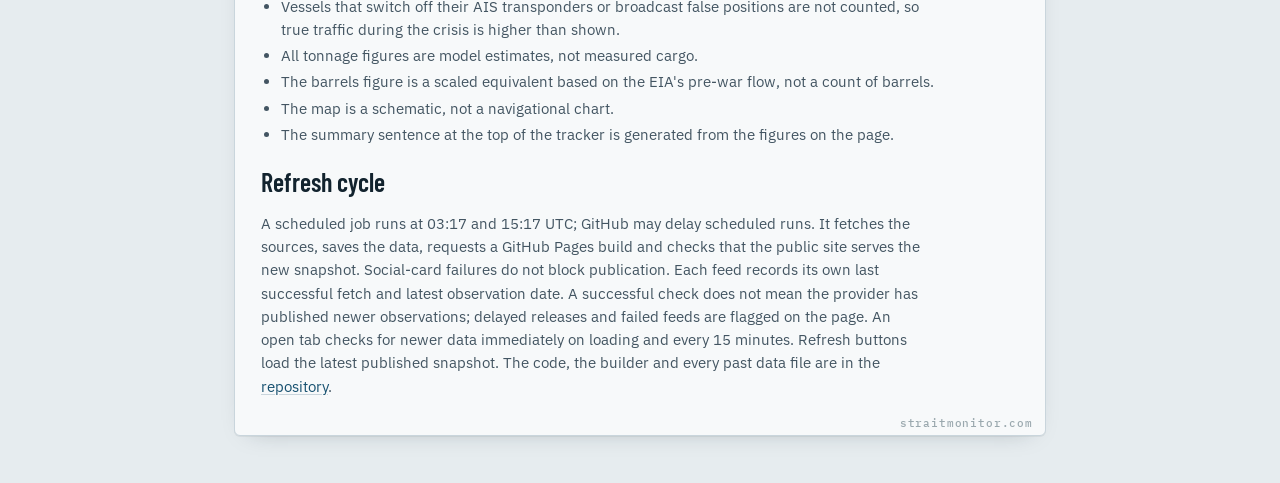
<file: methodology.html>
<!DOCTYPE html>
<html lang="en">
<head>
  <meta charset="utf-8">
  <meta name="viewport" content="width=device-width, initial-scale=1">
  <!-- Google tag (gtag.js) -->
  <script async src="https://www.googletagmanager.com/gtag/js?id=G-4L4W1HVJ27"></script>
  <script>
    window.dataLayer = window.dataLayer || [];
    function gtag(){dataLayer.push(arguments);}
    gtag('js', new Date());

    gtag('config', 'G-4L4W1HVJ27');
  </script>
  <title>Methodology · Hormuz Transit Watch</title>
  <meta name="description" content="How straitmonitor.com measures traffic through the Strait of Hormuz: the data sources, the 2025 baseline, the barrels conversion, oil stockpiles, and how ship counts compare with flow estimates.">
  <link rel="canonical" href="https://straitmonitor.com/methodology.html">
  <link rel="icon" href="favicon.ico" sizes="16x16 32x32 48x48">
  <link rel="icon" type="image/svg+xml" href="favicon.svg">
  <link rel="apple-touch-icon" href="apple-touch-icon.png">
  <meta name="theme-color" content="#0c1820">
  <meta property="og:url" content="https://straitmonitor.com/methodology.html">
  <meta property="og:type" content="article">
  <meta property="og:title" content="Methodology · Hormuz Transit Watch">
  <meta property="og:description" content="Data sources, baseline, the barrels conversion, and how ship counts compare with flow estimates.">
  <meta property="og:image" content="https://straitmonitor.com/og-image.png">
  <link rel="preconnect" href="https://fonts.googleapis.com">
  <link rel="preconnect" href="https://fonts.gstatic.com" crossorigin>
  <link rel="stylesheet" href="https://fonts.googleapis.com/css2?family=Barlow+Condensed:wght@600;700&family=IBM+Plex+Sans:wght@400;500;600&family=IBM+Plex+Mono:wght@400;500;600&display=swap">
  <link rel="stylesheet" href="styles.css?v=9">
</head>
<body>

<header class="masthead">
  <div class="masthead-inner">
    <div class="brand">
      <div class="eyebrow">Strait of Hormuz · 26°34′N 56°15′E · straitmonitor.com</div>
      <h1>Methodology</h1>
      <p>Where every number on the tracker comes from, what it can and cannot tell you, and how counting ships compares with estimating barrels.</p>
      <div class="live"><a class="meth-link" href="./">← Back to the tracker</a><span class="live-sep">·</span><a class="meth-link" href="status.html">Pull status</a></div>
    </div>
  </div>
</header>

<main class="doc">
  <section class="panel">
    <nav class="toc" aria-label="Sections">
      <a href="#principles">Principles</a>
      <a href="#traffic">Traffic counts</a>
      <a href="#baseline">Baseline</a>
      <a href="#trade">Country and port trade</a>
      <a href="#full-picture">The full picture and barrels</a>
      <a href="#counts-vs-flows">Counts versus flows</a>
      <a href="#stockpiles">Oil stockpiles</a>
      <a href="#brent">Brent</a>
      <a href="#markets">Prediction markets</a>
      <a href="#news">News, war tracker and timeline</a>
      <a href="#caveats">Caveats</a>
      <a href="#refresh">Refresh cycle</a>
    </nav>

    <h2 id="principles">Principles</h2>
    <p>Every figure on the tracker is computed from a <b>public, documented dataset</b> that anyone can download and check. Nothing is estimated by hand, and no number is entered manually except the timeline of events. The page is a static file; a scheduled job rebuilds the data every 12 hours and commits it to the <a href="https://github.com/riceeatingmachine/straitmonitor" target="_blank" rel="noopener">public repository</a>, so the exact data behind any day's page is in the git history.</p>

    <h2 id="traffic">Traffic counts</h2>
    <p>Daily transit counts come from the IMF's <a href="https://portwatch.imf.org/" target="_blank" rel="noopener">PortWatch</a> "Daily Chokepoints" dataset (port id <code>chokepoint6</code>), which estimates the number of commercial vessels crossing the strait each day from satellite AIS positions, broken down into tankers, container ships, dry bulk, general cargo and ro-ro, plus the combined deadweight tonnage. Counts cover <b>both directions</b>. PortWatch publishes with a lag of roughly three to five days, so the latest day shown is usually a few days behind today.</p>
    <p>The headline "share of normal" is the 7-day average of all transits divided by the 2025 baseline. The key-figure tiles show the latest day, the 7-day average, tankers and deadweight tonnage on the same basis.</p>

    <h2 id="baseline">Baseline</h2>
    <p>The baseline is the <b>mean daily count across calendar year 2025</b>, from the same dataset, so like is compared with like. It works out to about 85 transits a day, 48 of them tankers, and about 3.2 million deadweight tonnes. The chokepoint comparison panel uses each passage's own 2025 mean in the same way. The closure date, 28 February 2026, is the day of the first strikes; every "since the closure" figure sums from that day.</p>

    <h2 id="trade">Country and port trade</h2>
    <p>Export and import tonnes by country and by port come from PortWatch's "Daily Trade" datasets. PortWatch assigns each port call an estimated import and export weight from the vessel's type, size and change in draught. They are <b>model estimates in metric tonnes</b>, not customs figures, and they are volatile from day to day, which is why the page shows 7-day averages. "Tanker exports" is the subset carried by tankers, which covers crude, refined products and gas.</p>
    <p>The country balance panel sums the tonnes actually shipped since the closure and compares them with the country's 2025 daily average multiplied by the number of days, giving a shortfall or surplus per country. Saudi Arabia and the UAE also ship from ports outside the strait (Yanbu on the Red Sea; Fujairah and Khor Fakkan on the Gulf of Oman), so their national totals include re-routed cargo. The ports panel separates the two by tracking those outlets individually.</p>

    <h2 id="full-picture">The full picture and the barrels figure</h2>
    <p>Ship counts at the strait undercount oil for two reasons: tankers can switch off or spoof their AIS transponders while transiting, and Saudi and Emirati crude can leave the region by pipeline without crossing Hormuz at all. The full-picture panel therefore does not start from transits. It starts from what the Gulf states <b>actually load onto tankers</b>, wherever the cargo leaves:</p>
    <ul>
      <li><b>Total reaching markets</b> is the 7-day average of tanker exports across all eight Gulf states (Qatar, Kuwait, Iraq, Bahrain, Iran, Saudi Arabia, the UAE and Oman) as a share of their combined 2025 daily average.</li>
      <li><b>Bypass outlets</b> are Yanbu, Fujairah and Oman's national exports, again against their 2025 pace. The change against 2025 is the incremental volume the bypass routes are carrying.</li>
      <li><b>Loaded inside the strait</b> is the remainder: total less bypass, which is the cargo that must cross Hormuz.</li>
      <li><b>Tankers seen at the strait</b> is shown alongside so the gap between visible transits and loaded volume is explicit. That gap is ships running dark plus cargo leaving by the bypass routes.</li>
    </ul>
    <p>To express this in barrels, the share of normal is applied to the <b>EIA's estimate of pre-war flow through Hormuz, about 20 million barrels a day</b> of petroleum liquids. A direct conversion of PortWatch tonnes at 7.33 barrels per tonne would read lower than that, because the PortWatch model does not capture every cargo and the tanker category mixes crude, products and gas with different densities. The share of normal is therefore the robust number; the barrels are a scaled equivalent, and both the share and the underlying tonnes are shown next to it.</p>

    <h2 id="counts-vs-flows">Counts versus flows: how this compares with other trackers</h2>
    <p>Two families of Hormuz trackers exist, and they answer different questions.</p>
    <table>
      <tr><th>Approach</th><th>What it measures</th><th>Strengths</th><th>Weaknesses</th></tr>
      <tr><td><b>Transponder counts</b> (this site)</td><td>Vessels whose AIS signal PortWatch places in the strait each day</td><td>Public, official, consistent since 2019, covers every ship type, cheap to refresh every 12 hours</td><td>Misses dark ships; a count says nothing about how full a tanker is; lags three to five days</td></tr>
      <tr><td><b>Flow estimates</b> (satellite and downstream AIS trackers, for example <a href="https://hormuzstraittracker.com/" target="_blank" rel="noopener">Hormuz Strait Tracker</a>)</td><td>Barrels per day, inferred from loading activity seen in satellite imagery and from laden tankers spotted downstream once they switch AIS back on</td><td>Captures dark ships and cargo volume; closer to what markets receive</td><td>Proprietary analysis with judgement calls; scaled to an assumed pre-war flow; recent data often paywalled</td></tr>
    </table>
    <p>Because a transponder count will always undercount during a crisis in which ships deliberately hide, this site's headline share of transits should be read as a <b>lower bound on activity at the strait</b>, and the full-picture panel as the closer estimate of oil reaching markets. When the two families of tracker are compared on the same basis, total Gulf liquids reaching markets as a share of pre-war, they have tended to land in the same range, which is a useful cross-check on both.</p>

    <h2 id="stockpiles">Oil stockpiles</h2>
    <p>Crude stock levels come from the <a href="https://www.jodidata.org/" target="_blank" rel="noopener">Joint Organisations Data Initiative</a> (JODI-Oil), to which governments report month-end closing stocks of crude oil and monthly refinery intake. Reporting lags by two to three months, so each country is shown at its latest available month, compared with February 2026, the last full month before the closure. "Days of refinery runs" divides the stock by that month's average daily refinery intake. Levels are as reported and, depending on the country, may or may not include strategic reserves. China and most Gulf producers other than Saudi Arabia and Bahrain do not report stocks to JODI, so they cannot be shown; the panel names them rather than estimating.</p>

    <h2 id="brent">Brent</h2>
    <p>Brent is the daily closing price of the front-month ICE Brent futures contract (ticker BZ=F), the figure most news reports quote, from Yahoo Finance at each refresh. If that feed is unavailable, the builder falls back to the US Energy Information Administration's daily Brent spot price via FRED, which runs about two trading days behind; the note under the chart says which source is in use. "Since the closure" compares with the last close before 28 February 2026.</p>

    <h2 id="markets">Prediction markets</h2>
    <p>Polymarket figures are the last traded price of the "Yes" share in each market, read as an implied probability, from Polymarket's public Gamma API. They are what traders are willing to pay, not a forecast, and thin markets move on small trades, so the traded volume is shown alongside. The headline market resolves on the same PortWatch series this site charts, which is why its threshold is compared with the current 7-day average.</p>

    <h2 id="news">News, war tracker and timeline</h2>
    <p>Headlines come from Google News RSS: one search for the phrase "Strait of Hormuz", and a broader one for the wider war (strikes, missiles, ceasefire, IRGC, blockade, drones, navy, CENTCOM, sanctions) that feeds the war tracker. The tracker merges the two, removes duplicates, and sorts each headline into a category by keywords in its title, so the labels are a rough guide rather than an editorial judgement. Timeline entries are compiled by hand from public reporting and may be revised as events are clarified.</p>

    <h2 id="caveats">Caveats</h2>
    <ul>
      <li>Vessels that switch off their AIS transponders or broadcast false positions are not counted, so true traffic during the crisis is higher than shown.</li>
      <li>All tonnage figures are model estimates, not measured cargo.</li>
      <li>The barrels figure is a scaled equivalent based on the EIA's pre-war flow, not a count of barrels.</li>
      <li>The map is a schematic, not a navigational chart.</li>
      <li>The summary sentence at the top of the tracker is generated from the figures on the page.</li>
    </ul>

    <h2 id="refresh">Refresh cycle</h2>
    <p>A scheduled job runs at 03:17 and 15:17 UTC; GitHub may delay scheduled runs. It fetches the sources, saves the data, requests a GitHub Pages build and checks that the public site serves the new snapshot. Social-card failures do not block publication. Each feed records its own last successful fetch and latest observation date. A successful check does not mean the provider has published newer observations; delayed releases and failed feeds are flagged on the page. An open tab checks for newer data immediately on loading and every 15 minutes. Refresh buttons load the latest published snapshot. The code, the builder and every past data file are in the <a href="https://github.com/riceeatingmachine/straitmonitor" target="_blank" rel="noopener">repository</a>.</p>
  </section>
</main>

</body>
</html>
</file>
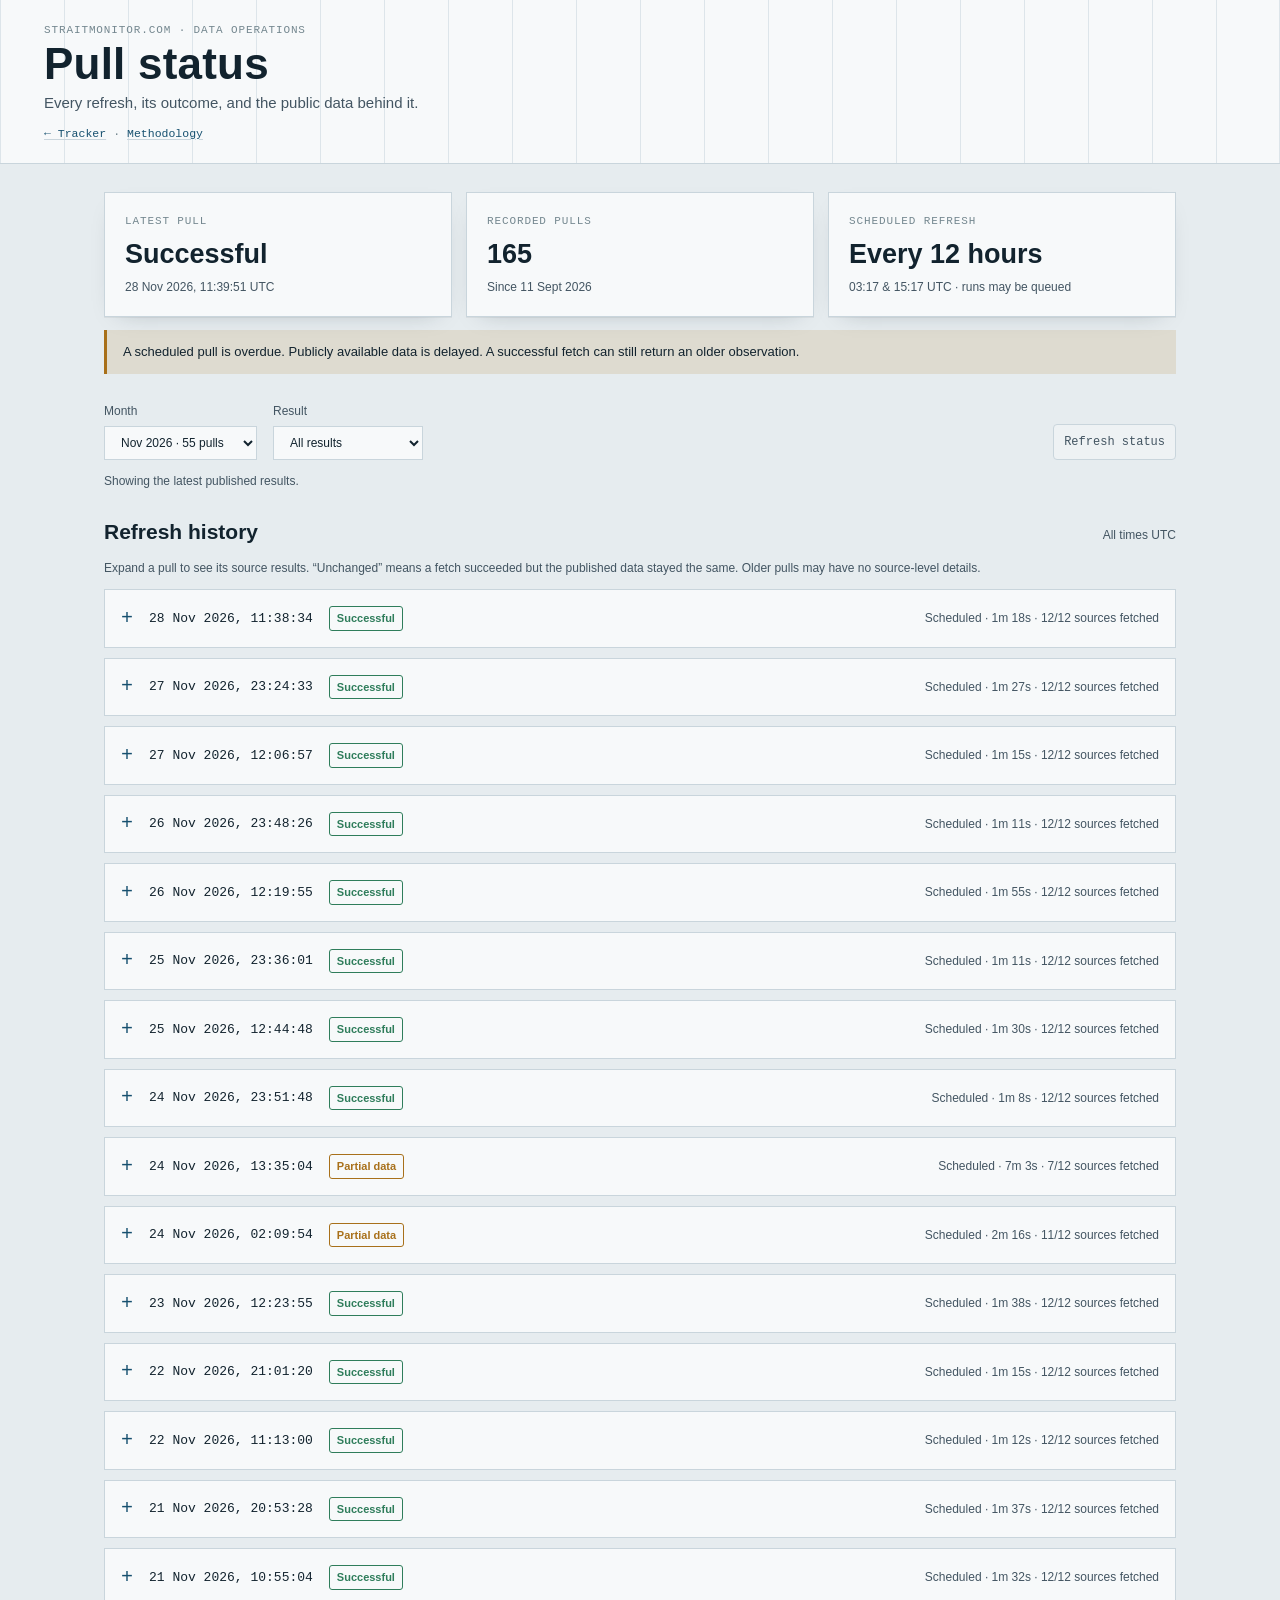
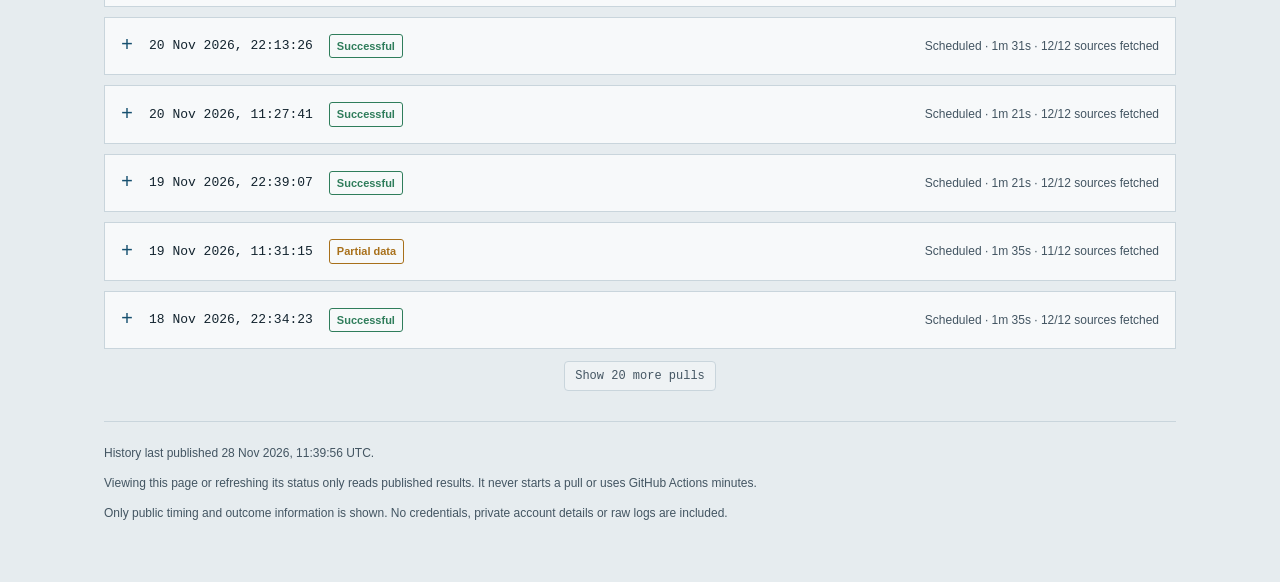
<file: status.html>
<!DOCTYPE html>
<html lang="en">
<head>
  <meta charset="utf-8">
  <meta name="viewport" content="width=device-width, initial-scale=1">
  <title>Pull status · Hormuz Transit Watch</title>
  <meta name="description" content="Results of every data refresh: public source availability, data dates and refresh history for Hormuz Transit Watch.">
  <meta http-equiv="Content-Security-Policy" content="default-src 'self'; script-src 'self'; style-src 'self'; connect-src 'self'; img-src 'self'; base-uri 'none'; form-action 'none'">
  <link rel="canonical" href="https://straitmonitor.com/status.html">
  <link rel="icon" type="image/svg+xml" href="favicon.svg">
  <link rel="stylesheet" href="styles.css?v=9">
  <link rel="stylesheet" href="status.css?v=1">
  <script src="status.js?v=1" defer></script>
</head>
<body>
  <header class="masthead">
    <div class="masthead-inner">
      <div class="brand">
        <div class="eyebrow">Straitmonitor.com · Data operations</div>
        <h1>Pull status</h1>
        <p>Every refresh, its outcome, and the public data behind it.</p>
        <nav class="live" aria-label="Site navigation"><a href="./">← Tracker</a><span aria-hidden="true">·</span><a href="methodology.html">Methodology</a></nav>
      </div>
    </div>
  </header>
  <main class="pull-page">
    <section class="pull-overview" aria-label="Latest refresh">
      <div class="pull-kpi"><span class="eyebrow">Latest pull</span><strong id="latest-result">Loading…</strong><span id="latest-time">Reading published history</span></div>
      <div class="pull-kpi"><span class="eyebrow">Recorded pulls</span><strong class="num" id="total-pulls">–</strong><span id="history-since">Full history by month</span></div>
      <div class="pull-kpi"><span class="eyebrow">Scheduled refresh</span><strong>Every 12 hours</strong><span>03:17 &amp; 15:17 UTC · runs may be queued</span></div>
    </section>
    <p class="pull-notice" id="pull-notice" hidden></p>
    <div class="pull-toolbar">
      <label>Month <select id="history-month" aria-label="History month"></select></label>
      <label>Result <select id="history-filter" aria-label="Filter by result"><option value="all">All results</option><option value="success">Successful</option><option value="attention">Needs attention</option></select></label>
      <button class="btn" id="history-refresh" type="button">Refresh status</button>
    </div>
    <p class="pull-check" id="history-check" role="status" aria-live="polite">Loading published results…</p>
    <section aria-labelledby="history-heading">
      <div class="pull-section-head"><h2 id="history-heading">Refresh history</h2><span>All times UTC</span></div>
      <p class="pull-explainer">Expand a pull to see its source results. “Unchanged” means a fetch succeeded but the published data stayed the same. Older pulls may have no source-level details.</p>
      <div id="pull-history"></div>
      <button class="btn pull-more" id="history-more" type="button" hidden>Show more pulls</button>
    </section>
    <footer class="pull-footer">
      <p id="history-published"></p>
      <p>Viewing this page or refreshing its status only reads published results. It never starts a pull or uses GitHub Actions minutes.</p>
      <p>Only public timing and outcome information is shown. No credentials, private account details or raw logs are included.</p>
    </footer>
    <noscript><p>Enable JavaScript to view the refresh history, or <a href="data/status.json">read the public status data</a>.</p></noscript>
  </main>
</body>
</html>
</file>
<file: styles.css>
/* Hormuz Transit Watch — styles */

:root {
  color-scheme: light;
  --bg: #e6ecef;
  --panel: #f7f9fa;
  --panel-2: #eef2f4;
  --line: #c9d5dc;
  --line-soft: #dde5ea;
  --ink: #12232e;
  --ink-2: #435562;
  --muted: #74878f;
  --sea: #1f6c99;
  --sea-ink: #16506f;
  --sea-soft: rgba(31, 108, 153, 0.16);
  --baseline: #6f8390;
  --critical: #b8442a;
  --critical-soft: rgba(184, 68, 42, 0.12);
  --warn: #a8701a;
  --warn-soft: rgba(168, 112, 26, 0.14);
  --good: #2f7d5b;
  --good-soft: rgba(47, 125, 91, 0.14);
  --focus: #1f6c99;
  --shadow: 0 1px 0 rgba(18, 35, 46, 0.06), 0 8px 24px -16px rgba(18, 35, 46, 0.35);
  --display: "Barlow Condensed", "Arial Narrow", "Helvetica Neue", Arial, sans-serif;
  --body: "IBM Plex Sans", "Segoe UI", Roboto, Helvetica, Arial, sans-serif;
  --mono: "IBM Plex Mono", Consolas, "SFMono-Regular", Menlo, monospace;
}

@media (prefers-color-scheme: dark) {
  :root:not([data-theme="light"]) {
    color-scheme: dark;
    --bg: #0b171f;
    --panel: #12242f;
    --panel-2: #172c39;
    --line: #263c4c;
    --line-soft: #1e3140;
    --ink: #e1eaf0;
    --ink-2: #aebfc9;
    --muted: #7d919d;
    --sea: #5fb0de;
    --sea-ink: #8ccbee;
    --sea-soft: rgba(95, 176, 222, 0.18);
    --baseline: #8497a4;
    --critical: #e8735a;
    --critical-soft: rgba(232, 115, 90, 0.16);
    --warn: #e0a53d;
    --warn-soft: rgba(224, 165, 61, 0.16);
    --good: #5cbe8e;
    --good-soft: rgba(92, 190, 142, 0.16);
    --focus: #8ccbee;
    --shadow: 0 1px 0 rgba(0, 0, 0, 0.3), 0 10px 28px -16px rgba(0, 0, 0, 0.7);
  }
}

:root[data-theme="dark"] {
  color-scheme: dark;
  --bg: #0b171f;
  --panel: #12242f;
  --panel-2: #172c39;
  --line: #263c4c;
  --line-soft: #1e3140;
  --ink: #e1eaf0;
  --ink-2: #aebfc9;
  --muted: #7d919d;
  --sea: #5fb0de;
  --sea-ink: #8ccbee;
  --sea-soft: rgba(95, 176, 222, 0.18);
  --baseline: #8497a4;
  --critical: #e8735a;
  --critical-soft: rgba(232, 115, 90, 0.16);
  --warn: #e0a53d;
  --warn-soft: rgba(224, 165, 61, 0.16);
  --good: #5cbe8e;
  --good-soft: rgba(92, 190, 142, 0.16);
  --focus: #8ccbee;
  --shadow: 0 1px 0 rgba(0, 0, 0, 0.3), 0 10px 28px -16px rgba(0, 0, 0, 0.7);
}

* { box-sizing: border-box; }

html, body {
  margin: 0;
  padding: 0;
}

body {
  background: var(--bg);
  color: var(--ink);
  font-family: var(--body);
  font-size: 15px;
  line-height: 1.5;
  -webkit-font-smoothing: antialiased;
}

a { color: var(--sea-ink); text-decoration-color: var(--line); text-underline-offset: 2px; }
a:hover { text-decoration-color: currentColor; }

:focus-visible {
  outline: 2px solid var(--focus);
  outline-offset: 2px;
  border-radius: 3px;
}

.num { font-variant-numeric: tabular-nums; }

.mono {
  font-family: var(--mono);
  font-variant-numeric: tabular-nums;
}

.eyebrow {
  font-family: var(--mono);
  font-size: 11px;
  letter-spacing: 0.08em;
  text-transform: uppercase;
  color: var(--muted);
}

/* ---------- Header band ---------- */

.masthead {
  border-bottom: 1px solid var(--line);
  background:
    linear-gradient(to right, transparent 0, transparent calc(100% - 1px), var(--line-soft) calc(100% - 1px)),
    repeating-linear-gradient(to right, var(--line-soft) 0 1px, transparent 1px 64px),
    var(--panel);
}

.masthead-inner {
  max-width: 1240px;
  margin: 0 auto;
  padding: 22px 24px 20px;
  display: grid;
  grid-template-columns: 1fr auto;
  gap: 16px 32px;
  align-items: end;
}

.brand h1 {
  font-family: var(--display);
  font-weight: 700;
  font-size: 44px;
  line-height: 0.95;
  letter-spacing: 0.005em;
  margin: 4px 0 8px;
  text-wrap: balance;
}

.brand p {
  margin: 0;
  color: var(--ink-2);
  max-width: 62ch;
}

.status {
  display: flex;
  flex-direction: column;
  align-items: flex-end;
  gap: 8px;
  text-align: right;
}

.status-pill {
  display: inline-flex;
  align-items: center;
  gap: 8px;
  padding: 6px 12px 6px 10px;
  border-radius: 999px;
  border: 1px solid var(--line);
  background: var(--panel-2);
  font-family: var(--display);
  font-weight: 600;
  font-size: 18px;
  letter-spacing: 0.01em;
  white-space: nowrap;
}

.status-pill .dot {
  width: 10px;
  height: 10px;
  border-radius: 50%;
  background: var(--muted);
  flex: none;
}

.status-pill[data-level="critical"] { border-color: var(--critical); background: var(--critical-soft); }
.status-pill[data-level="critical"] .dot { background: var(--critical); }
.status-pill[data-level="warn"] { border-color: var(--warn); background: var(--warn-soft); }
.status-pill[data-level="warn"] .dot { background: var(--warn); }
.status-pill[data-level="good"] { border-color: var(--good); background: var(--good-soft); }
.status-pill[data-level="good"] .dot { background: var(--good); }

.status .meta {
  font-family: var(--mono);
  font-size: 12px;
  color: var(--muted);
}

.live {
  display: inline-flex;
  align-items: center;
  gap: 7px;
  margin-top: 10px;
  font-family: var(--mono);
  font-size: 11.5px;
  color: var(--muted);
}

.live-dot {
  width: 8px;
  height: 8px;
  border-radius: 50%;
  background: var(--muted);
  box-shadow: 0 0 0 0 transparent;
}

.live-dot[data-state="live"] {
  background: var(--good);
  box-shadow: 0 0 0 3px var(--good-soft);
}

.counter {
  display: flex;
  flex-direction: column;
  align-items: flex-end;
  gap: 2px;
}

.counter-label {
  font-family: var(--mono);
  font-size: 11px;
  letter-spacing: 0.06em;
  text-transform: uppercase;
  color: var(--muted);
}

.counter-digits {
  display: inline-flex;
  align-items: baseline;
  gap: 2px;
  font-family: var(--display);
  font-weight: 700;
  font-size: 30px;
  line-height: 1;
  color: var(--ink);
  font-variant-numeric: tabular-nums;
}

.counter-digits small {
  font-family: var(--mono);
  font-weight: 400;
  font-size: 12px;
  color: var(--muted);
  margin-right: 8px;
}

.counter-digits small:last-child { margin-right: 0; }

/* ---------- Page grid ---------- */

.page {
  max-width: 1240px;
  margin: 0 auto;
  padding: 24px 24px 48px;
  display: grid;
  grid-template-columns: minmax(0, 1fr) 360px;
  gap: 24px;
  align-items: start;
}

.main { display: flex; flex-direction: column; gap: 24px; min-width: 0; }
.aside { display: flex; flex-direction: column; gap: 24px; min-width: 0; }

.panel {
  background: var(--panel);
  border: 1px solid var(--line);
  border-radius: 6px;
  box-shadow: var(--shadow);
}

.panel-head {
  display: flex;
  align-items: baseline;
  justify-content: space-between;
  gap: 16px;
  padding: 14px 18px 0;
  flex-wrap: wrap;
}

.panel-head h2 {
  font-family: var(--display);
  font-weight: 600;
  font-size: 24px;
  line-height: 1.1;
  margin: 0;
}

.panel-head .sub {
  margin: 2px 0 0;
  color: var(--muted);
  font-size: 13px;
}

/* ---------- Stale banner + summary ---------- */

.stale {
  padding: 10px 14px;
  border-radius: 4px;
  border-left: 3px solid var(--critical);
  background: var(--critical-soft);
  color: var(--ink);
  font-size: 13.5px;
}

.stale[hidden] { display: none; }

.summary {
  margin: 0;
  font-size: 17px;
  line-height: 1.5;
  color: var(--ink-2);
  max-width: 80ch;
  text-wrap: pretty;
}

.summary b { color: var(--ink); font-weight: 600; font-variant-numeric: tabular-nums; }
.summary:empty { display: none; }

/* ---------- Stat tiles ---------- */

.tiles {
  display: grid;
  grid-template-columns: repeat(4, minmax(0, 1fr));
  gap: 1px;
  background: var(--line);
  border: 1px solid var(--line);
  border-radius: 6px;
  overflow: hidden;
  box-shadow: var(--shadow);
}

.tile {
  background: var(--panel);
  padding: 14px 16px 14px;
  display: flex;
  flex-direction: column;
  gap: 6px;
  min-width: 0;
}

.tile .label { min-height: 2.6em; }

.tile .value {
  font-family: var(--display);
  font-weight: 700;
  font-size: 40px;
  line-height: 1;
  font-variant-numeric: tabular-nums;
  display: flex;
  align-items: baseline;
  gap: 6px;
}

.tile .value small {
  font-family: var(--body);
  font-weight: 400;
  font-size: 13px;
  color: var(--muted);
}

.tile .compare {
  font-size: 13px;
  color: var(--ink-2);
  display: flex;
  align-items: center;
  gap: 8px;
  flex-wrap: wrap;
}

.delta {
  font-family: var(--mono);
  font-size: 12px;
  padding: 1px 6px;
  border-radius: 3px;
  background: var(--panel-2);
  color: var(--ink-2);
  white-space: nowrap;
}

.delta[data-level="critical"] { color: var(--critical); background: var(--critical-soft); }
.delta[data-level="warn"] { color: var(--warn); background: var(--warn-soft); }
.delta[data-level="good"] { color: var(--good); background: var(--good-soft); }

.meter {
  height: 4px;
  border-radius: 2px;
  background: var(--line-soft);
  position: relative;
  overflow: hidden;
  margin-top: 4px;
}

.meter > span {
  position: absolute;
  inset: 0 auto 0 0;
  background: var(--sea);
  border-radius: 2px;
}

/* ---------- Chart ---------- */

.controls {
  display: flex;
  gap: 4px;
  flex-wrap: wrap;
}

.seg {
  display: inline-flex;
  border: 1px solid var(--line);
  border-radius: 4px;
  overflow: hidden;
  background: var(--panel-2);
}

.seg button {
  appearance: none;
  border: 0;
  background: transparent;
  color: var(--ink-2);
  font: inherit;
  font-family: var(--mono);
  font-size: 12px;
  padding: 5px 10px;
  cursor: pointer;
  border-right: 1px solid var(--line);
}

.seg button:last-child { border-right: 0; }
.seg button:hover { color: var(--ink); }
.seg button[aria-pressed="true"] {
  background: var(--panel);
  color: var(--ink);
  box-shadow: inset 0 -2px 0 var(--sea);
}

.legend {
  display: flex;
  gap: 16px;
  flex-wrap: wrap;
  padding: 10px 18px 0;
  font-size: 12px;
  color: var(--ink-2);
}

.legend span { display: inline-flex; align-items: center; gap: 6px; }
.legend i { display: inline-block; width: 14px; height: 0; border-top: 2px solid var(--ink-2); }
.legend i.bar { width: 10px; height: 10px; border: 0; border-radius: 2px; background: var(--sea); }
.legend i.dash { border-top-style: dashed; border-color: var(--baseline); }
.legend i.bar.base { background: var(--baseline); opacity: 0.45; }

.chart-wrap {
  position: relative;
  padding: 8px 10px 6px;
}

.chart-wrap svg {
  display: block;
  width: 100%;
  height: auto;
  overflow: visible;
}

.chart-wrap .grid line { stroke: var(--line-soft); stroke-width: 1; }
.chart-wrap .axis text { fill: var(--muted); font-family: var(--mono); font-size: 11px; }
.chart-wrap .axis line { stroke: var(--line); }
.chart-wrap .bar { fill: var(--sea); }
.chart-wrap .bar.hot { fill: var(--sea-ink); }
.chart-wrap .area { fill: var(--sea-soft); }
.chart-wrap .daily-line { stroke: var(--sea); stroke-width: 1.25; fill: none; }
.chart-wrap .avg-line { stroke: var(--ink-2); stroke-width: 2; fill: none; stroke-linejoin: round; }
.chart-wrap .baseline { stroke: var(--baseline); stroke-width: 1.5; stroke-dasharray: 5 4; }
.chart-wrap .baseline-label { fill: var(--baseline); font-family: var(--mono); font-size: 11px; }
.chart-wrap .event line { stroke: var(--critical); stroke-width: 1; stroke-dasharray: 2 3; opacity: 0.85; }
.chart-wrap .event circle { fill: var(--panel); stroke: var(--critical); stroke-width: 1.5; }
.chart-wrap .event text { fill: var(--critical); font-family: var(--mono); font-size: 10px; font-weight: 600; text-anchor: middle; }
.chart-wrap .crosshair { stroke: var(--ink); stroke-width: 1; opacity: 0.6; pointer-events: none; }
.chart-wrap .hover-dot { fill: var(--ink-2); stroke: var(--panel); stroke-width: 2; pointer-events: none; }
.chart-wrap .hit { fill: transparent; cursor: crosshair; }

.tooltip {
  position: absolute;
  pointer-events: none;
  background: var(--ink);
  color: var(--bg);
  padding: 8px 10px;
  border-radius: 4px;
  font-size: 12px;
  line-height: 1.4;
  min-width: 170px;
  box-shadow: 0 6px 18px -8px rgba(0, 0, 0, 0.5);
  z-index: 3;
}

.tooltip[hidden] { display: none; }
.tooltip .t-date { font-family: var(--mono); opacity: 0.8; margin-bottom: 4px; }
.tooltip .t-row { display: flex; justify-content: space-between; gap: 14px; }
.tooltip .t-row b { font-variant-numeric: tabular-nums; font-weight: 600; }

.events {
  padding: 4px 18px 16px;
  margin: 0;
  list-style: none;
  display: grid;
  grid-template-columns: repeat(auto-fit, minmax(210px, 1fr));
  gap: 6px 18px;
  font-size: 12.5px;
  color: var(--ink-2);
}

.events li { display: flex; gap: 8px; align-items: baseline; }

.events .n {
  flex: none;
  width: 18px;
  height: 18px;
  border-radius: 50%;
  border: 1.5px solid var(--critical);
  color: var(--critical);
  font-family: var(--mono);
  font-size: 10px;
  font-weight: 600;
  display: inline-flex;
  align-items: center;
  justify-content: center;
  transform: translateY(3px);
}

.events .d { font-family: var(--mono); color: var(--muted); white-space: nowrap; }

/* ---------- Prediction markets ---------- */

.pm {
  padding: 12px 18px 8px;
  display: flex;
  flex-direction: column;
  gap: 16px;
}

/* Cards pack into two balanced columns so a short market never leaves a hole beside a tall one. */
.pm-groups { columns: 2; column-gap: 16px; }

.pm-hero {
  grid-column: 1 / -1;
  display: grid;
  grid-template-columns: auto 1fr;
  gap: 8px 22px;
  align-items: center;
  padding: 14px 16px;
  border: 1px solid var(--line);
  border-radius: 6px;
  background: var(--panel-2);
}

.pm-hero .pm-big {
  font-family: var(--display);
  font-weight: 700;
  font-size: 56px;
  line-height: 0.95;
  font-variant-numeric: tabular-nums;
  color: var(--ink);
}

.pm-hero .pm-big small { font-size: 22px; font-weight: 600; color: var(--muted); margin-left: 2px; }
.pm-hero h3 { margin: 0; font-family: var(--display); font-weight: 600; font-size: 21px; line-height: 1.15; text-wrap: balance; }
.pm-hero .pm-meta { font-size: 12.5px; color: var(--ink-2); display: flex; gap: 12px; flex-wrap: wrap; margin-top: 4px; }
.pm-hero .pm-ladder { grid-column: 1 / -1; border-top: 1px solid var(--line); padding-top: 8px; }
.pm-hero .pm-ladder .eyebrow { margin-bottom: 2px; }
.pm-hero .pm-gap { grid-column: 1 / -1; font-size: 13px; color: var(--ink-2); border-top: 1px solid var(--line); padding-top: 8px; }
.pm-hero .pm-gap b { color: var(--ink); }

.pm-bar { position: relative; height: 8px; border-radius: 2px; background: var(--line-soft); overflow: hidden; margin-top: 6px; }
.pm-bar > i { position: absolute; inset: 0 auto 0 0; background: var(--sea); border-radius: 2px; }

.pm-group { min-width: 0; break-inside: avoid; margin-bottom: 16px; }
.pm-groups .pm-group:last-child { margin-bottom: 0; }
.pm-group h3 { margin: 0 0 6px; font-family: var(--display); font-weight: 600; font-size: 17px; line-height: 1.2; }
.pm-group h3 a { color: inherit; text-decoration: none; }
.pm-group h3 a:hover { text-decoration: underline; }
.pm-group .pm-vol { font-family: var(--mono); font-size: 11px; color: var(--muted); margin-bottom: 6px; }

.pm-row {
  display: grid;
  grid-template-columns: 1fr 52px 64px;
  gap: 10px;
  align-items: center;
  padding: 5px 0;
  border-top: 1px solid var(--line-soft);
  font-size: 13px;
}

.pm-row:first-of-type, h3 + .pm-row, .pm-vol + .pm-row { border-top: 0; }
.pm-row .q { color: var(--ink); min-width: 0; overflow: hidden; text-overflow: ellipsis; white-space: nowrap; }
.pm-row .p { font-family: var(--mono); font-weight: 600; text-align: right; font-variant-numeric: tabular-nums; }
.pm-row .c { font-family: var(--mono); font-size: 11.5px; text-align: right; color: var(--muted); }
.pm-row .c[data-dir="up"] { color: var(--good); }
.pm-row .c[data-dir="down"] { color: var(--critical); }
.pm-row .track { grid-column: 1 / -1; height: 4px; background: var(--line-soft); border-radius: 2px; position: relative; margin-top: -2px; }
.pm-row .track > i { position: absolute; inset: 0 auto 0 0; background: var(--sea); border-radius: 2px; }

.pm-pending {
  grid-column: 1 / -1;
  padding: 14px 16px;
  border: 1px dashed var(--line);
  border-radius: 6px;
  color: var(--ink-2);
  font-size: 13.5px;
}

/* ---------- Chokepoint comparison ---------- */

.chokepoints {
  padding: 12px 18px 6px;
  display: flex;
  flex-direction: column;
  gap: 8px;
}

.cp-row {
  display: grid;
  grid-template-columns: 170px 1fr 150px;
  gap: 14px;
  align-items: center;
  font-size: 13.5px;
}

.cp-row.is-hormuz .cp-name { font-weight: 600; }
.cp-row.is-hormuz .cp-fill { background: var(--critical); }

.cp-name { color: var(--ink); white-space: nowrap; overflow: hidden; text-overflow: ellipsis; }

.cp-track {
  position: relative;
  height: 10px;
  background: var(--line-soft);
  border-radius: 2px;
}

.cp-fill {
  position: absolute;
  left: 0; top: 0; bottom: 0;
  background: var(--sea);
  border-radius: 2px;
}

.cp-100 {
  position: absolute;
  top: -3px; bottom: -3px;
  width: 0;
  border-left: 2px dashed var(--baseline);
  transform: translateX(-1px);
}

.cp-vals {
  display: flex;
  align-items: center;
  gap: 8px;
  justify-content: flex-end;
  white-space: nowrap;
}

.cp-sub { font-family: var(--mono); font-size: 11.5px; color: var(--muted); }

.foot-note {
  margin: 0;
  padding: 6px 150px 16px 18px; /* right padding keeps clear of the corner watermark */
  font-size: 12.5px;
  color: var(--muted);
}

/* ---------- Watermark ----------
   A quiet "straitmonitor.com" in the corner of every panel, chart and the map, so screenshots
   and cropped charts still say where they came from. */

.panel, .tiles, .chart-wrap, .map { position: relative; }

.panel::after, .tiles::after, .chart-wrap::after, .map::after {
  content: "straitmonitor.com";
  position: absolute;
  font-family: var(--mono);
  font-size: 10.5px;
  font-weight: 500;
  letter-spacing: 0.08em;
  line-height: 1;
  color: var(--muted);
  opacity: 0.7;
  pointer-events: none;
  user-select: none;
  white-space: nowrap;
}

.panel::after { right: 12px; bottom: 6px; }
.tiles::after { right: 10px; bottom: 4px; }
.chart-wrap::after, .map::after { right: 14px; top: 10px; opacity: 0.55; }

@media (max-width: 720px) {
  /* On phones the footnote takes the full width and the watermark sits below it instead of beside it. */
  .foot-note { padding: 6px 18px 24px; }
  .live { flex-wrap: wrap; }
  .live #live-text { flex: 1 1 0; min-width: 0; }
  .live .live-sep { display: none; }
  .live .meth-link { flex-basis: 100%; }
}

/* ---------- Brent ---------- */

.legend i.line { border-color: var(--sea); }

.brent-head {
  display: flex;
  justify-content: space-between;
  align-items: flex-end;
  gap: 12px;
  padding: 10px 18px 0;
  flex-wrap: wrap;
}

.brent-price {
  font-family: var(--display);
  font-weight: 700;
  font-size: 40px;
  line-height: 1;
  font-variant-numeric: tabular-nums;
  display: flex;
  align-items: baseline;
  gap: 4px;
}

.brent-price small {
  font-family: var(--body);
  font-weight: 400;
  font-size: 13px;
  color: var(--muted);
}

.brent-deltas {
  display: flex;
  flex-direction: column;
  align-items: flex-end;
  gap: 4px;
  font-size: 12px;
  color: var(--ink-2);
}

.brent-deltas > span { display: inline-flex; align-items: center; gap: 6px; }

.delta[data-dir="up"] { color: var(--critical); background: var(--critical-soft); }
.delta[data-dir="down"] { color: var(--good); background: var(--good-soft); }

.brent-wrap .price-line { fill: none; stroke: var(--sea); stroke-width: 1.75; stroke-linejoin: round; }
.brent-wrap .price-area { fill: var(--sea-soft); }
.brent-wrap .end-dot { fill: var(--sea); stroke: var(--panel); stroke-width: 2; }
.brent-wrap .end-label { fill: var(--ink); font-family: var(--mono); font-size: 11px; font-weight: 600; }

/* ---------- Country small multiples ---------- */

.legend i.dash.red { border-color: var(--critical); }

.countries {
  position: relative;
  padding: 12px 18px 8px;
  display: grid;
  grid-template-columns: repeat(auto-fill, minmax(230px, 1fr));
  gap: 12px;
}

.cty {
  border: 1px solid var(--line-soft);
  border-radius: 4px;
  padding: 10px 12px 8px;
  display: flex;
  flex-direction: column;
  gap: 6px;
  min-width: 0;
  background: var(--panel);
}

.cty.outside { border-style: dashed; }

.cty-group {
  grid-column: 1 / -1;
  padding-top: 4px;
  border-bottom: 1px solid var(--line-soft);
  padding-bottom: 4px;
}

.cty-group:first-child { padding-top: 0; }

.cty-title { min-width: 0; }
.cty-sub { font-family: var(--mono); font-size: 10.5px; color: var(--muted); margin-top: 2px; white-space: nowrap; overflow: hidden; text-overflow: ellipsis; }

.countries .mm-table { grid-column: 1 / -1; padding: 0; }
.brent-wrap .mm-table { padding: 0; }
.mm-table th:first-child, .mm-table td:first-child { font-family: var(--body); }

.cty-head {
  display: flex;
  justify-content: space-between;
  align-items: baseline;
  gap: 8px;
}

.cty-name {
  font-family: var(--display);
  font-weight: 600;
  font-size: 19px;
  line-height: 1.1;
  white-space: nowrap;
  overflow: hidden;
  text-overflow: ellipsis;
}

.cty-pct {
  font-family: var(--display);
  font-weight: 700;
  font-size: 22px;
  line-height: 1;
  font-variant-numeric: tabular-nums;
  color: var(--ink);
}

.cty-pct[data-level="critical"] { color: var(--critical); }
.cty-pct[data-level="warn"] { color: var(--warn); }
.cty-pct[data-level="good"] { color: var(--good); }

.cty svg { display: block; width: 100%; height: auto; overflow: visible; }
.cty .sp-area { fill: var(--sea-soft); }
.cty .sp-line { fill: none; stroke: var(--sea); stroke-width: 1.75; stroke-linejoin: round; }
.cty .sp-base { stroke: var(--baseline); stroke-width: 1; stroke-dasharray: 4 3; }
.cty .sp-event { stroke: var(--critical); stroke-width: 1; stroke-dasharray: 2 3; }
.cty .sp-axis text { fill: var(--muted); font-family: var(--mono); font-size: 9px; }
.cty .sp-axis line { stroke: var(--line-soft); }
.cty .sp-cross { stroke: var(--ink); stroke-width: 1; opacity: 0.6; }
.cty .sp-dot { fill: var(--ink-2); stroke: var(--panel); stroke-width: 1.5; }
.cty .sp-hit { fill: transparent; cursor: crosshair; }

.cty-vals {
  font-family: var(--mono);
  font-size: 11px;
  color: var(--muted);
  display: flex;
  justify-content: space-between;
  gap: 8px;
  flex-wrap: wrap;
}

.cty-vals b { color: var(--ink-2); font-weight: 500; }

.cty-note { font-size: 11.5px; color: var(--muted); line-height: 1.35; }

/* ---------- Timeline ---------- */

.timeline {
  list-style: none;
  margin: 0;
  padding: 10px 18px 18px;
  display: flex;
  flex-direction: column;
}

.timeline li {
  display: grid;
  grid-template-columns: 110px 1fr;
  gap: 16px;
  padding: 10px 0;
  border-top: 1px solid var(--line-soft);
  position: relative;
}

.timeline li:first-child { border-top: 0; }

.tl-date {
  display: flex;
  align-items: baseline;
  justify-content: space-between;
  gap: 8px;
  font-family: var(--mono);
  font-size: 12px;
  color: var(--muted);
  white-space: nowrap;
}

.timeline .n {
  flex: none;
  width: 18px;
  height: 18px;
  border-radius: 50%;
  border: 1.5px solid var(--critical);
  color: var(--critical);
  font-family: var(--mono);
  font-size: 10px;
  font-weight: 600;
  display: inline-flex;
  align-items: center;
  justify-content: center;
  transform: translateY(3px);
}

.tl-body p { margin: 0; font-size: 13.5px; color: var(--ink-2); max-width: 70ch; }
.timeline li.major .tl-body p { color: var(--ink); }

.tl-count {
  display: inline-block;
  margin-top: 4px;
  font-family: var(--mono);
  font-size: 11px;
  color: var(--muted);
}

/* ---------- Map ---------- */

.map { padding: 10px 14px 4px; }
.map svg { display: block; width: 100%; height: auto; border-radius: 4px; }
.map .sea { fill: var(--sea-soft); }
.map .graticule { stroke: var(--line); stroke-width: 0.6; stroke-dasharray: 2 3; }
.map .land { fill: var(--panel-2); stroke: var(--baseline); stroke-width: 0.9; stroke-linejoin: round; }
.map .lane { fill: none; stroke: var(--sea); stroke-width: 1.6; }
.map .lane-arrow { fill: var(--sea); }
.map .lane-label { fill: var(--sea-ink); font-family: var(--mono); font-size: 8px; letter-spacing: 0.04em; }
.map .dim { stroke: var(--critical); stroke-width: 1; }
.map .dim-label { fill: var(--critical); font-family: var(--mono); font-size: 7.5px; }
.map .town { fill: var(--ink); }
.map .place { fill: var(--ink-2); font-family: var(--body); font-size: 8.5px; paint-order: stroke; stroke: var(--panel-2); stroke-width: 2.5px; stroke-linejoin: round; }
.map .region { fill: var(--ink-2); font-family: var(--mono); font-size: 9px; letter-spacing: 0.14em; }
.map .water { fill: var(--sea-ink); font-family: var(--mono); font-size: 8px; letter-spacing: 0.12em; opacity: 0.85; }
.map .grat { fill: var(--muted); font-family: var(--mono); font-size: 7px; }

.facts {
  margin: 0;
  padding: 8px 18px 16px;
  display: grid;
  gap: 8px;
}

.facts div { display: grid; grid-template-columns: 96px 1fr; gap: 10px; font-size: 12.5px; }
.facts dt { font-family: var(--mono); font-size: 11px; letter-spacing: 0.06em; text-transform: uppercase; color: var(--muted); padding-top: 2px; }
.facts dd { margin: 0; color: var(--ink-2); }

/* ---------- Vessel mix ---------- */

.mix {
  padding: 10px 18px 16px;
  display: grid;
  grid-template-columns: max-content 1fr max-content;
  gap: 8px 14px;
  align-items: center;
}

.mix .type { font-size: 13.5px; color: var(--ink); }
.mix .bars { display: flex; flex-direction: column; gap: 3px; }
.mix .bars i {
  display: block;
  height: 6px;
  border-radius: 0 3px 3px 0;
  background: var(--baseline);
  opacity: 0.45;
}
.mix .bars i.now { background: var(--sea); opacity: 1; }
.mix .vals {
  font-family: var(--mono);
  font-size: 12px;
  color: var(--ink-2);
  text-align: right;
  white-space: nowrap;
}
.mix .vals b { color: var(--ink); font-weight: 600; }

/* ---------- Table ---------- */

.table-wrap { overflow-x: auto; padding: 8px 18px 16px; }

table {
  width: 100%;
  border-collapse: collapse;
  font-size: 13px;
  font-variant-numeric: tabular-nums;
}

th, td {
  text-align: right;
  padding: 6px 8px;
  border-bottom: 1px solid var(--line-soft);
  white-space: nowrap;
}

th:first-child, td:first-child { text-align: left; font-family: var(--mono); }

th {
  font-family: var(--mono);
  font-size: 11px;
  font-weight: 500;
  letter-spacing: 0.06em;
  text-transform: uppercase;
  color: var(--muted);
  border-bottom: 1px solid var(--line);
}

tbody tr:last-child td { border-bottom: 0; }

td .delta { margin-left: 6px; }

/* ---------- Methodology link and page ---------- */

.live .live-sep { color: var(--muted); }
.meth-link { color: var(--sea-ink); text-decoration: none; }
.meth-link:hover { text-decoration: underline; }

.doc { max-width: 860px; margin: 0 auto; padding: 24px 24px 48px; }
.doc .panel { padding: 8px 26px 22px; }
.doc h2 { font-family: var(--display); font-weight: 600; font-size: 26px; line-height: 1.1; margin: 22px 0 8px; }
.doc h3 { font-family: var(--display); font-weight: 600; font-size: 20px; line-height: 1.15; margin: 18px 0 6px; }
.doc p, .doc li { font-size: 15px; line-height: 1.55; color: var(--ink-2); max-width: 74ch; }
.doc p b, .doc li b { color: var(--ink); }
.doc ul { padding-left: 20px; margin: 4px 0 10px; }
.doc li { margin: 3px 0; }
.doc a { color: var(--sea-ink); }
.doc .toc { display: flex; flex-wrap: wrap; gap: 6px 14px; font-family: var(--mono); font-size: 12px; margin: 10px 0 6px; }
.doc .toc a { text-decoration: none; }
.doc .toc a:hover { text-decoration: underline; }
.doc table { border-collapse: collapse; font-size: 14px; margin: 8px 0 12px; width: 100%; table-layout: fixed; }
.doc th, .doc td { text-align: left; padding: 8px 12px 8px 0; border-bottom: 1px solid var(--line-soft); vertical-align: top; font-family: var(--body); font-size: 14px; line-height: 1.45; white-space: normal; color: var(--ink-2); }
.doc td b { color: var(--ink); }
.doc th { font-family: var(--mono); font-size: 11px; letter-spacing: 0.08em; text-transform: uppercase; color: var(--muted); }
.doc .back { font-family: var(--mono); font-size: 12px; margin-bottom: 12px; display: inline-block; }

/* ---------- Country balance ---------- */

.balance { padding: 8px 18px 4px; }

.bal-total {
  display: grid;
  grid-template-columns: minmax(0, 1fr) auto;
  gap: 2px 18px;
  align-items: center;
  padding: 10px 14px 12px;
  margin-bottom: 8px;
  border: 1px solid var(--line);
  border-radius: 6px;
  background: var(--panel-2);
}

.bal-total .k { font-family: var(--mono); font-size: 11px; letter-spacing: 0.08em; text-transform: uppercase; color: var(--muted); }
.bal-total .v { grid-column: 2; grid-row: 1 / 3; max-width: 330px; text-align: right; font-family: var(--display); font-weight: 700; font-size: 36px; line-height: 1; font-variant-numeric: tabular-nums; }
.bal-total .v small { white-space: normal; }

@media (max-width: 720px) {
  .bal-total { grid-template-columns: minmax(0, 1fr); }
  .bal-total .v { grid-column: 1; grid-row: auto; max-width: none; text-align: left; margin: 4px 0 2px; }
  .bal-total .v small { text-align: left; }
}
.bal-total .v[data-dir="deficit"] { color: var(--critical); }
.bal-total .v[data-dir="surplus"] { color: var(--good); }
.bal-total .s { font-size: 13px; color: var(--ink-2); }
.bal-total .s b { color: var(--ink); font-weight: 600; }

.bal-row {
  display: grid;
  grid-template-columns: 170px minmax(0, 1fr) 130px;
  gap: 2px 14px;
  align-items: center;
  padding: 9px 0;
  border-top: 1px solid var(--line-soft);
}

.bal-name b { display: block; font-weight: 600; font-size: 14px; }
.bal-name small { font-family: var(--mono); font-size: 10.5px; letter-spacing: 0.06em; text-transform: uppercase; color: var(--muted); }

.bal-bar { position: relative; height: 12px; background: var(--line-soft); border-radius: 2px; }
.bal-bar::before { content: ""; position: absolute; left: 50%; top: -3px; bottom: -3px; width: 1px; background: var(--baseline); }
.bal-bar i { position: absolute; top: 0; bottom: 0; border-radius: 2px; }
.bal-row[data-dir="deficit"] .bal-bar i { right: 50%; background: var(--critical); }
.bal-row[data-dir="surplus"] .bal-bar i { left: 50%; background: var(--good); }

.bal-val { text-align: right; font-family: var(--mono); font-variant-numeric: tabular-nums; }
.bal-val b { display: block; font-weight: 600; font-size: 14px; }
.bal-val small { font-size: 11.5px; color: var(--muted); }
.bal-row[data-dir="deficit"] .bal-val b { color: var(--critical); }
.bal-row[data-dir="surplus"] .bal-val b { color: var(--good); }

.bal-sub { grid-column: 2 / -1; font-size: 12px; color: var(--muted); }
.balance .more { padding: 10px 0 6px; border-top: 1px solid var(--line-soft); }
.bal-total .v small { display: block; font-family: var(--mono); font-size: 11px; font-weight: 500; color: var(--muted); letter-spacing: 0.04em; text-align: right; margin-top: 4px; }

@media (max-width: 720px) {
  .bal-row { grid-template-columns: minmax(0, 1fr) 110px; }
  .bal-name, .bal-sub { grid-column: 1 / -1; }
}

/* ---------- War tracker ---------- */

.chips { display: flex; flex-wrap: wrap; gap: 6px; padding: 10px 18px 2px; }

.chips button {
  appearance: none;
  font: inherit;
  font-family: var(--mono);
  font-size: 11.5px;
  padding: 4px 9px;
  border: 1px solid var(--line);
  border-radius: 999px;
  background: var(--panel-2);
  color: var(--ink-2);
  cursor: pointer;
}

.chips button i { font-style: normal; color: var(--muted); margin-left: 3px; }
.chips button:hover { color: var(--ink); }
.chips button[aria-pressed="true"] { background: var(--ink); color: var(--panel); border-color: var(--ink); }
.chips button[aria-pressed="true"] i { color: var(--panel); opacity: 0.7; }

.war-list { list-style: none; margin: 0; padding: 4px 0 6px; }

.war-list .day {
  font-family: var(--mono);
  font-size: 11px;
  letter-spacing: 0.08em;
  text-transform: uppercase;
  color: var(--muted);
  padding: 12px 18px 4px;
}

.war-list .item {
  padding: 9px 18px 10px;
  border-top: 1px solid var(--line-soft);
  display: grid;
  gap: 4px;
}

.war-list .src {
  display: flex;
  align-items: center;
  gap: 8px;
  min-width: 0;
  font-family: var(--mono);
  font-size: 11px;
  color: var(--muted);
}

.war-list .src b { color: var(--ink-2); font-weight: 500; overflow: hidden; text-overflow: ellipsis; white-space: nowrap; }
.war-list .src .when { margin-left: auto; white-space: nowrap; }

.war-list a {
  color: var(--ink);
  text-decoration: none;
  font-size: 14px;
  line-height: 1.35;
  font-weight: 500;
}

.war-list a:hover { color: var(--sea-ink); text-decoration: underline; }
.war-list .more { padding: 10px 18px 6px; border-top: 1px solid var(--line-soft); }

.tag {
  font-family: var(--mono);
  font-size: 10px;
  letter-spacing: 0.06em;
  text-transform: uppercase;
  padding: 2px 6px;
  border-radius: 3px;
  white-space: nowrap;
  background: var(--panel-2);
  color: var(--ink-2);
}

.tag[data-cat="strikes"] { background: var(--critical-soft); color: var(--critical); }
.tag[data-cat="naval"] { background: var(--sea-soft); color: var(--sea-ink); }
.tag[data-cat="diplomacy"] { background: var(--good-soft); color: var(--good); }
.tag[data-cat="economy"] { background: var(--warn-soft); color: var(--warn); }

/* ---------- News ---------- */

.news-list {
  list-style: none;
  margin: 0;
  padding: 6px 0 6px;
}

.news-list li {
  padding: 12px 18px;
  border-top: 1px solid var(--line-soft);
  display: grid;
  gap: 4px;
}

.news-list li:first-child { border-top: 0; }

.news-list .src {
  display: flex;
  justify-content: space-between;
  gap: 10px;
  font-family: var(--mono);
  font-size: 11px;
  color: var(--muted);
}

.news-list .src b { color: var(--ink-2); font-weight: 500; }

.news-list a {
  color: var(--ink);
  text-decoration: none;
  font-size: 14.5px;
  line-height: 1.35;
  font-weight: 500;
}

.news-list a:hover { color: var(--sea-ink); text-decoration: underline; }

.news-foot {
  padding: 10px 18px 14px;
  border-top: 1px solid var(--line);
  font-size: 12.5px;
  color: var(--muted);
  display: flex;
  justify-content: space-between;
  gap: 12px;
  flex-wrap: wrap;
}

.btn {
  appearance: none;
  font: inherit;
  font-family: var(--mono);
  font-size: 12px;
  padding: 5px 10px;
  border: 1px solid var(--line);
  border-radius: 4px;
  background: var(--panel-2);
  color: var(--ink-2);
  cursor: pointer;
}

.btn:hover { color: var(--ink); border-color: var(--muted); }
.btn[disabled] { opacity: 0.6; cursor: progress; }

.notice {
  margin: 12px 18px 0;
  padding: 8px 10px;
  border-radius: 4px;
  font-size: 12.5px;
  background: var(--warn-soft);
  color: var(--ink-2);
  border-left: 3px solid var(--warn);
}

.notice[hidden] { display: none; }

.empty {
  padding: 20px 18px;
  color: var(--muted);
  font-size: 13px;
}

/* ---------- Notes ---------- */

.notes {
  padding: 12px 18px 16px;
  font-size: 13px;
  color: var(--ink-2);
}

.notes p { margin: 0 0 8px; max-width: 70ch; }
.notes p:last-child { margin-bottom: 0; }

/* ---------- Responsive ---------- */

@media (max-width: 1040px) {
  .page { grid-template-columns: 1fr; }
  .tiles { grid-template-columns: repeat(2, minmax(0, 1fr)); }
}

@media (max-width: 720px) {
  .masthead-inner { grid-template-columns: 1fr; align-items: start; }
  .status { align-items: flex-start; text-align: left; }
  .counter { align-items: flex-start; }
  .cp-row { grid-template-columns: 1fr; gap: 6px; }
  .cp-vals { justify-content: flex-start; }
  .timeline li { grid-template-columns: 1fr; gap: 4px; }
  .tl-date { justify-content: flex-start; }
  .chokepoints, .timeline, .brent-head, .countries, .pm { padding-left: 14px; padding-right: 14px; }
  .pm-groups { columns: 1; }
  .pm-hero { grid-template-columns: 1fr; }
  .pm-hero .pm-big { font-size: 44px; }
  .brent-deltas { align-items: flex-start; }
  .brand h1 { font-size: 36px; }
  .page { padding: 16px 14px 40px; gap: 16px; }
  .tile .value { font-size: 32px; }
  .panel-head { padding: 12px 14px 0; }
  .legend, .events, .mix, .table-wrap, .notes { padding-left: 14px; padding-right: 14px; }
  .news-list li { padding-left: 14px; padding-right: 14px; }
}

@media (max-width: 440px) {
  .tiles { grid-template-columns: 1fr; }
}

@media (prefers-reduced-motion: no-preference) {
  .meter > span { transition: width 400ms ease; }
}
/* Data retrieval status remains separate from observation dates. */
.data-refresh-controls { display: flex; align-items: center; flex-wrap: wrap; gap: 10px; margin: 16px 0; font-size: 12px; }
.source-status { margin-bottom: 20px; border: 1px solid var(--line, #7b879344); padding: 12px; font-size: 12px; }
.source-status summary { cursor: pointer; font-weight: 600; }
.source-status p { line-height: 1.6; }
.source-status-scroll { overflow-x: auto; }
.source-status table { width: 100%; border-collapse: collapse; }
.source-status th, .source-status td { padding: 9px; text-align: left; border-bottom: 1px solid var(--line, #7b879344); }
.source-status td { overflow-wrap: anywhere; }
button:disabled { cursor: wait; opacity: 0.6; }
</file>
<file: status.css>
.pull-page { max-width: 1120px; margin: 0 auto; padding: 28px 24px 48px; }
.pull-overview { display: grid; grid-template-columns: repeat(3, minmax(0, 1fr)); gap: 14px; }
.pull-kpi { padding: 20px; background: var(--panel); border: 1px solid var(--line); box-shadow: var(--shadow); display: flex; flex-direction: column; gap: 8px; }
.pull-kpi strong { font-size: 27px; font-weight: 600; line-height: 1.2; }
.pull-kpi > span:last-child { font-size: 12px; color: var(--ink-2); }
.pull-notice { padding: 12px 16px; border-left: 3px solid var(--warn); background: var(--warn-soft); font-size: 13px; }
.pull-toolbar { display: flex; align-items: end; flex-wrap: wrap; gap: 16px; margin-top: 28px; }
.pull-toolbar label { display: flex; flex-direction: column; gap: 6px; font-size: 12px; color: var(--ink-2); }
.pull-toolbar select { font: inherit; color: var(--ink); background: var(--panel); border: 1px solid var(--line); padding: 8px 12px; min-width: 150px; }
.pull-toolbar .btn { margin-left: auto; min-height: 36px; }
.pull-check { min-height: 20px; font-size: 12px; color: var(--ink-2); }
.pull-section-head { display: flex; align-items: baseline; justify-content: space-between; gap: 16px; margin-top: 24px; }
.pull-section-head h2 { margin: 0; font-size: 21px; }
.pull-section-head > span, .pull-explainer { font-size: 12px; color: var(--ink-2); }
.pull-run { background: var(--panel); border: 1px solid var(--line); margin: 10px 0; }
.pull-run > summary { display: flex; align-items: center; flex-wrap: wrap; gap: 10px 16px; padding: 16px; cursor: pointer; list-style: none; }
.pull-run > summary::-webkit-details-marker { display: none; }
.pull-run > summary::before { content: '+'; color: var(--sea-ink); font: 20px var(--mono); }
.pull-run[open] > summary::before { content: '−'; }
.pull-run > summary time { font-family: var(--mono); font-size: 13px; }
.pull-run-meta { margin-left: auto; font-size: 12px; color: var(--ink-2); }
.pull-badge { display: inline-block; border: 1px solid currentColor; padding: 3px 7px; border-radius: 3px; font-size: 11px; font-weight: 600; white-space: nowrap; }
.pull-badge[data-result="success"], .pull-source-ok { color: var(--good); }
.pull-badge[data-result="partial"] { color: var(--warn); }
.pull-badge[data-result="failure"], .pull-source-failed { color: var(--critical); }
.pull-run-body { padding: 0 16px 16px; border-top: 1px solid var(--line-soft); }
.pull-stages { display: flex; flex-wrap: wrap; gap: 6px 18px; margin: 14px 0; font-size: 12px; color: var(--ink-2); }
.pull-table-scroll { overflow-x: auto; }
.pull-table { width: 100%; border-collapse: collapse; font-size: 12px; }
.pull-table th, .pull-table td { padding: 10px 8px; text-align: left; border-bottom: 1px solid var(--line-soft); vertical-align: top; }
.pull-table th { font-weight: 600; }
.pull-table td small { display: block; font-size: 11px; color: var(--ink-2); margin-top: 4px; }
.pull-table td:first-of-type { min-width: 105px; }
.pull-detail-note, .pull-empty { font-size: 13px; color: var(--ink-2); padding: 8px 0; }
.pull-more { margin: 12px auto; display: block; }
.pull-footer { border-top: 1px solid var(--line); margin-top: 30px; padding-top: 10px; font-size: 12px; color: var(--ink-2); }
[hidden] { display: none !important; }
@media (max-width: 680px) {
  .pull-page { padding: 20px 14px 30px; }
  .pull-overview { grid-template-columns: 1fr; gap: 10px; }
  .pull-kpi { padding: 16px; }
  .pull-kpi strong { font-size: 24px; }
  .pull-toolbar { gap: 10px; }
  .pull-toolbar select { min-width: 125px; max-width: 100%; }
  .pull-toolbar .btn { margin-left: 0; }
  .pull-run-meta { width: 100%; margin-left: 25px; }
  .pull-run > summary { padding: 12px; gap: 8px; }
  .pull-run-body { padding: 0 10px 12px; }
}
</file>
